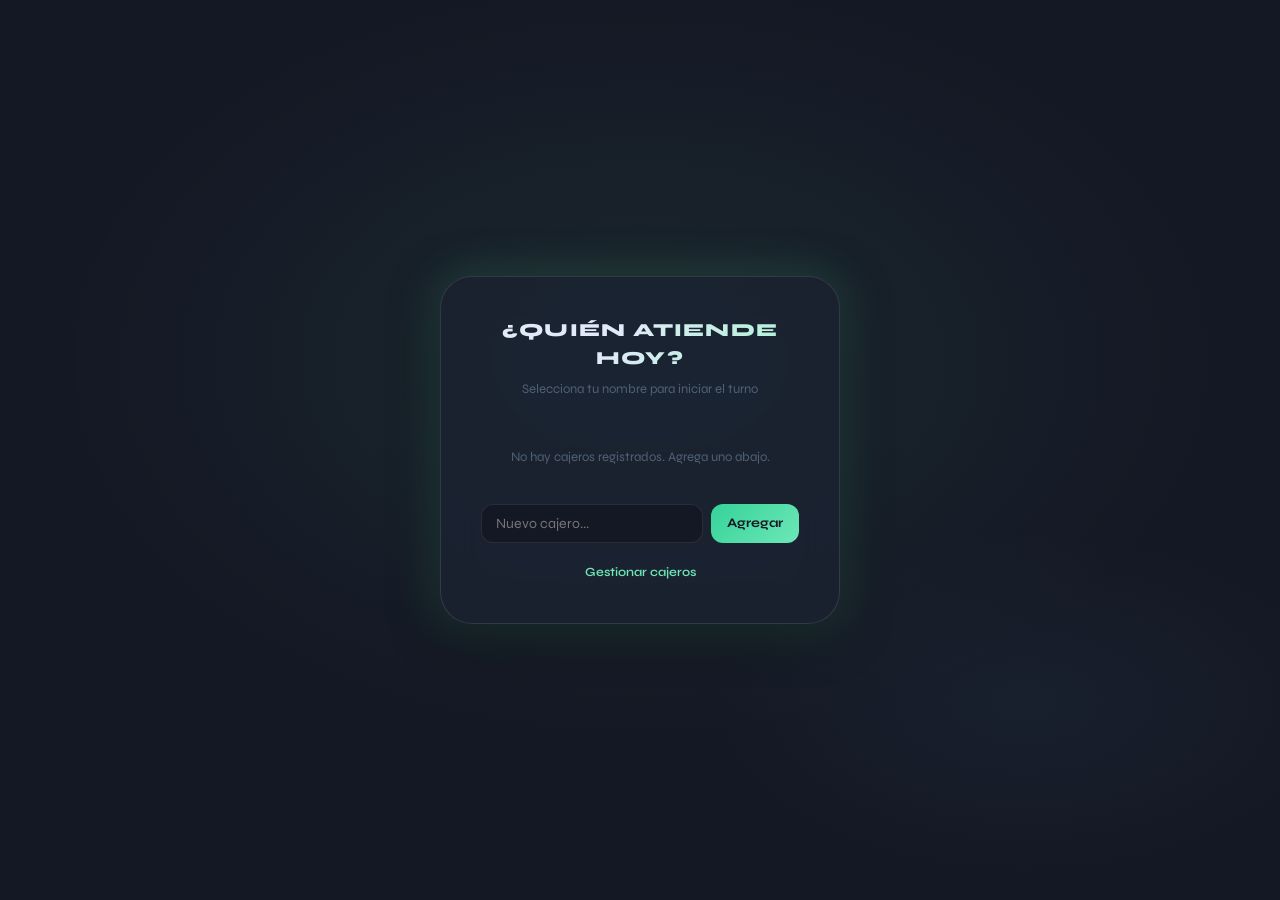
<file: index.html>
<!DOCTYPE html>
<html lang="es">
<head>
  <meta charset="UTF-8" />
  <meta name="viewport" content="width=device-width, initial-scale=1.0" />
  <meta name="description" content="Punto de Venta — Minimercado Control-Total" />
  <meta name="theme-color" content="#0a0a0f" />

  <title>POS — Minimercado</title>

  <!-- =====================================================
    Iconografía y PWA
  ====================================================== -->
  <link rel="icon" type="image/png" sizes="32x32" href="/assets/icons/favicon-32x32.png" />
  <link rel="apple-touch-icon" sizes="180x180" href="/assets/icons/apple-touch-icon.png" />
  <link rel="manifest" href="/manifest.json" />

  <!-- =====================================================
    Tipografías: DM Mono (números/códigos) + Syne (UI)
  ====================================================== -->
  <link rel="preconnect" href="https://fonts.googleapis.com" />
  <link rel="preconnect" href="https://fonts.gstatic.com" crossorigin />
  <link href="https://fonts.googleapis.com/css2?family=DM+Mono:wght@400;500&family=Syne:wght@400;600;700;800&display=swap" rel="stylesheet" />

  <!-- =====================================================
    Estilos
  ====================================================== -->
  <link rel="stylesheet" href="/assets/css/main.css" />
  <link rel="stylesheet" href="/assets/css/pos.css" />
</head>

<body class="pagina-pos">

  <!-- =====================================================
    BARRA DE NAVEGACIÓN SUPERIOR
  ====================================================== -->
  <header class="nav-superior" role="banner">
    <div class="nav-marca">
      <span class="nav-logo">⌘</span>
      <span class="nav-nombre">Minimercado</span>
    </div>

    <nav class="nav-links" role="navigation" aria-label="Navegación principal">
      <a href="/" class="nav-link nav-link--activo" aria-current="page">
        <span class="nav-link-icono">⎙</span> POS
      </a>
      <a href="/inventario.html" class="nav-link">
        <span class="nav-link-icono">☷</span> Inventario
      </a>
      <a href="/dashboard.html" class="nav-link">
        <span class="nav-link-icono">⌬</span> Dashboard
      </a>
    </nav>

    <div class="nav-sesion">
      <!-- Cajero activo — llenado por cajero.js -->
      <div class="cajero-badge" id="cajero-badge">
        <span class="cajero-badge-icono"></span>
        <span id="cajero-badge-nombre">Cargando...</span>
      </div>
      <button class="btn-cerrar-sesion" id="btn-cerrar-sesion" title="Cambiar cajero">↩</button>
    </div>
  </header>

  <!-- =====================================================
    CONTENIDO PRINCIPAL DEL POS
  ====================================================== -->
  <main class="pos-layout" role="main">

    <!-- ─────────────────────────────────────────────────
      COLUMNA IZQUIERDA: Búsqueda + Carrito
    ──────────────────────────────────────────────────── -->
    <section class="pos-columna-izq" aria-label="Carrito de venta">

      <!-- Buscador / Entrada de código -->
      <div class="pos-buscador-wrapper">
        <div class="pos-buscador-grupo">
          <label for="pos-busqueda" class="pos-buscador-label">
            BUSCAR PRODUCTO
          </label>
          <div class="pos-buscador-controles">
            <div class="pos-input-wrapper">
              <span class="pos-input-icono">⌕</span>
              <input
                type="text"
                id="pos-busqueda"
                class="pos-input-busqueda"
                placeholder="Nombre o código de barras..."
                autocomplete="off"
                autocorrect="off"
                spellcheck="false"
                aria-label="Buscar producto por nombre o código"
              />
            </div>
            <button
              id="pos-btn-camara"
              class="btn-camara"
              title="Escanear con cámara (Chrome/Edge)"
              aria-label="Abrir cámara para escanear código de barras"
            >
              ◎
            </button>
          </div>
        </div>

        <!-- Indicador de modo escáner USB -->
        <div class="pos-modo-escaner" id="pos-modo-escaner" aria-live="polite">
          <span class="escaner-dot"></span>
          <span class="escaner-texto">Listo para escáner USB</span>
        </div>
      </div>

      <!-- Carrito de venta -->
      <div class="pos-carrito-header">
        <h2 class="pos-carrito-titulo">VENTA ACTUAL</h2>
        <button
          id="pos-btn-limpiar"
          class="btn-limpiar-carrito"
          title="Vaciar carrito"
          aria-label="Vaciar carrito"
        >
          ✕ Limpiar
        </button>
      </div>

      <div
        id="pos-carrito"
        class="pos-carrito"
        role="list"
        aria-label="Productos en el carrito"
        aria-live="polite"
      >
        <!-- Llenado dinámicamente por pos.js -->
        <div class="carrito-vacio">
          <p>Escanea o busca un producto para comenzar</p>
        </div>
      </div>

    </section>

    <!-- ─────────────────────────────────────────────────
      COLUMNA DERECHA: Resumen + Cobro
    ──────────────────────────────────────────────────── -->
    <aside class="pos-columna-der" aria-label="Resumen y cobro">

      <!-- Panel de totales -->
      <div class="pos-panel-total">
        <div class="pos-total-label">TOTAL A COBRAR</div>
        <div
          id="pos-total"
          class="pos-total-valor"
          aria-live="polite"
          aria-label="Total a cobrar"
        >
          Bs. 0.00
        </div>

        <div class="pos-items-count">
          <span id="pos-items-count">0 productos</span>
        </div>
      </div>

      <!-- Botón principal de cobro -->
      <button
        id="pos-btn-cobrar"
        class="btn-cobrar"
        disabled
        aria-label="Proceder al cobro"
      >
        <span class="btn-cobrar-icono">◈</span>
        COBRAR
      </button>

      <!-- Acceso rápido a fiados del día -->
      <div class="pos-panel-fiados">
        <div class="pos-panel-fiados-header">
          <span>FIADOS PENDIENTES</span>
          <a href="/dashboard.html#fiados" class="link-ver-todos">Ver todos →</a>
        </div>
        <div id="pos-fiados-lista" class="pos-fiados-lista">
          <!-- Llenado por pos.js al iniciar -->
        </div>
      </div>

      <!-- Atajos de teclado -->
      <div class="pos-atajos" aria-label="Atajos de teclado">
        <div class="atajo-item">
          <kbd>F1</kbd> <span>Nuevo producto</span>
        </div>
        <div class="atajo-item">
          <kbd>F2</kbd> <span>Abrir cámara</span>
        </div>
        <div class="atajo-item">
          <kbd>Enter</kbd> <span>Cobrar</span>
        </div>
        <div class="atajo-item">
          <kbd>Esc</kbd> <span>Limpiar</span>
        </div>
      </div>

    </aside>

  </main>

  <!-- =====================================================
    SERVICE WORKER — Registro PWA
  ====================================================== -->
  <script>
    if ("serviceWorker" in navigator) {
      navigator.serviceWorker
        .register("/sw.js")
        .then(() => console.log("✅ Service Worker registrado."))
        .catch((err) => console.error("❌ Error SW:", err));
    }
  </script>

  <!-- =====================================================
    MÓDULOS JS
  ====================================================== -->
  <script type="module">
    import { inicializarDB } from "/assets/js/db.js";
    import { iniciarGestionCajero, getCajeroActivo, cerrarSesionCajero } from "/assets/js/cajero.js";
    import { iniciarPOS } from "/assets/js/pos.js";

    // --- Inicialización en cascada ---
    async function arrancar() {
      await inicializarDB();
      await iniciarGestionCajero();

      // --- Muestra el nombre del cajero activo en el badge ---
      const cajero = getCajeroActivo();
      if (cajero) {
        document.getElementById("cajero-badge-nombre").textContent = cajero.nombre;
      }

      iniciarPOS();

      // --- Cierre de sesión del cajero ---
      document.getElementById("btn-cerrar-sesion").addEventListener("click", () => {
        const confirmado = confirm("¿Cambiar de cajero? La sesión actual se cerrará.");
        if (confirmado) {
          cerrarSesionCajero();
          location.reload();
        }
      });

      // --- Atajos de teclado globales ---
      document.addEventListener("keydown", (e) => {
        if (e.key === "F1") {
          e.preventDefault();
          window.location.href = "/inventario.html?nuevo=1";
        }
        if (e.key === "F2") {
          e.preventDefault();
          document.getElementById("pos-btn-camara")?.click();
        }
        if (e.key === "Escape") {
          document.getElementById("pos-btn-limpiar")?.click();
        }
        // Enter solo si el foco NO está en el input de búsqueda
        if (e.key === "Enter" && document.activeElement?.id !== "pos-busqueda") {
          const btnCobrar = document.getElementById("pos-btn-cobrar");
          if (btnCobrar && !btnCobrar.disabled) btnCobrar.click();
        }
      });
    }

    arrancar().catch(console.error);
  </script>

</body>
</html>
</file>
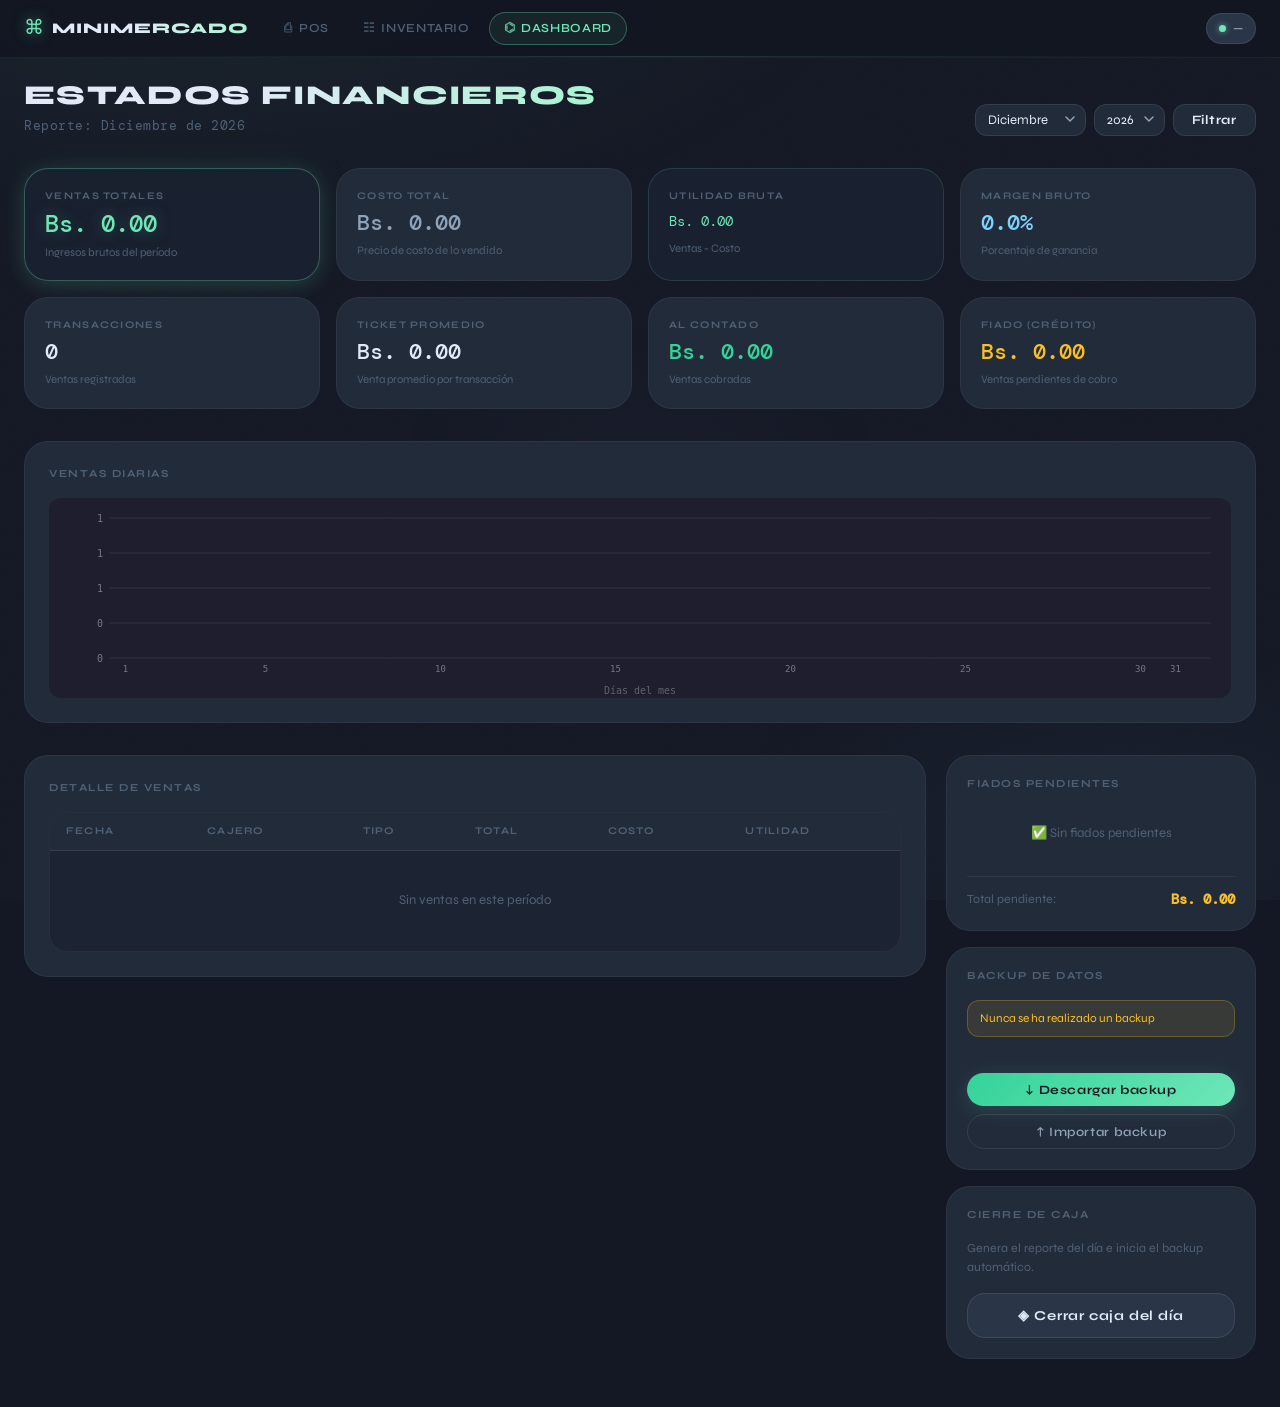
<file: dashboard.html>
<!DOCTYPE html>
<html lang="es">
<head>
  <meta charset="UTF-8" />
  <meta name="viewport" content="width=device-width, initial-scale=1.0" />
  <meta name="description" content="Dashboard financiero — Minimercado Control-Total" />
  <meta name="theme-color" content="#0a0a0f" />

  <title>Dashboard — Minimercado</title>

  <link rel="icon" type="image/png" sizes="32x32" href="/assets/icons/favicon-32x32.png" />
  <link rel="apple-touch-icon" sizes="180x180" href="/assets/icons/apple-touch-icon.png" />
  <link rel="manifest" href="/manifest.json" />

  <link rel="preconnect" href="https://fonts.googleapis.com" />
  <link rel="preconnect" href="https://fonts.gstatic.com" crossorigin />
  <link href="https://fonts.googleapis.com/css2?family=DM+Mono:wght@400;500&family=Syne:wght@400;600;700;800&display=swap" rel="stylesheet" />

  <link rel="stylesheet" href="/assets/css/main.css" />
  <link rel="stylesheet" href="/assets/css/dashboard.css" />
</head>

<body class="pagina-dashboard">

  <!-- =====================================================
    BARRA DE NAVEGACIÓN SUPERIOR
  ====================================================== -->
  <header class="nav-superior" role="banner">
    <div class="nav-marca">
      <span class="nav-logo">⌘</span>
      <span class="nav-nombre">Minimercado</span>
    </div>

    <nav class="nav-links" role="navigation" aria-label="Navegación principal">
      <a href="/" class="nav-link">
        <span class="nav-link-icono">⎙</span> POS
      </a>
      <a href="/inventario.html" class="nav-link">
        <span class="nav-link-icono">☷</span> Inventario
      </a>
      <a href="/dashboard.html" class="nav-link nav-link--activo" aria-current="page">
        <span class="nav-link-icono">⌬</span> Dashboard
      </a>
    </nav>

    <div class="nav-sesion">
      <div class="cajero-badge" id="cajero-badge">
        <span class="cajero-badge-icono"></span>
        <span id="cajero-badge-nombre">—</span>
      </div>
    </div>
  </header>

  <!-- =====================================================
    CONTENIDO PRINCIPAL DEL DASHBOARD
  ====================================================== -->
  <main class="dashboard-layout" role="main">

    <!-- ─────────────────────────────────────────────────
      ENCABEZADO DEL PERÍODO
    ──────────────────────────────────────────────────── -->
    <div class="dashboard-encabezado">
      <div class="dashboard-titulo-bloque">
        <h1 class="dashboard-titulo">ESTADOS FINANCIEROS</h1>
        <p id="eeff-titulo-periodo" class="dashboard-periodo">Cargando...</p>
      </div>

      <!-- Filtro de período -->
      <div class="dashboard-filtro" role="search" aria-label="Filtrar por período">
        <select id="eeff-filtro-mes" class="filtro-select" aria-label="Mes">
          <option value="01">Enero</option>
          <option value="02">Febrero</option>
          <option value="03">Marzo</option>
          <option value="04">Abril</option>
          <option value="05">Mayo</option>
          <option value="06">Junio</option>
          <option value="07">Julio</option>
          <option value="08">Agosto</option>
          <option value="09">Septiembre</option>
          <option value="10">Octubre</option>
          <option value="11">Noviembre</option>
          <option value="12">Diciembre</option>
        </select>
        <select id="eeff-filtro-anio" class="filtro-select" aria-label="Año">
          <!-- Llenado por eeff.js -->
        </select>
        <button id="eeff-btn-filtrar" class="btn-filtrar">Filtrar</button>
      </div>
    </div>

    <!-- ─────────────────────────────────────────────────
      TARJETAS DE RESUMEN FINANCIERO
    ──────────────────────────────────────────────────── -->
    <section class="tarjetas-grid" aria-label="Resumen financiero">

      <article class="tarjeta tarjeta--primaria" aria-label="Total de ventas">
        <div class="tarjeta-etiqueta">VENTAS TOTALES</div>
        <div id="eeff-total-ventas" class="tarjeta-valor" aria-live="polite">—</div>
        <div class="tarjeta-sub">Ingresos brutos del período</div>
      </article>

      <article class="tarjeta tarjeta--costo" aria-label="Costo total">
        <div class="tarjeta-etiqueta">COSTO TOTAL</div>
        <div id="eeff-total-costo" class="tarjeta-valor" aria-live="polite">—</div>
        <div class="tarjeta-sub">Precio de costo de lo vendido</div>
      </article>

      <article class="tarjeta tarjeta--utilidad" aria-label="Utilidad bruta">
        <div class="tarjeta-etiqueta">UTILIDAD BRUTA</div>
        <div id="eeff-utilidad-bruta" class="tarjeta-valor" aria-live="polite">—</div>
        <div class="tarjeta-sub">Ventas − Costo</div>
      </article>

      <article class="tarjeta tarjeta--margen" aria-label="Margen bruto">
        <div class="tarjeta-etiqueta">MARGEN BRUTO</div>
        <div id="eeff-margen-bruto" class="tarjeta-valor" aria-live="polite">—</div>
        <div class="tarjeta-sub">Porcentaje de ganancia</div>
      </article>

      <article class="tarjeta" aria-label="Número de transacciones">
        <div class="tarjeta-etiqueta">TRANSACCIONES</div>
        <div id="eeff-transacciones" class="tarjeta-valor" aria-live="polite">—</div>
        <div class="tarjeta-sub">Ventas registradas</div>
      </article>

      <article class="tarjeta" aria-label="Ticket promedio">
        <div class="tarjeta-etiqueta">TICKET PROMEDIO</div>
        <div id="eeff-ticket-promedio" class="tarjeta-valor" aria-live="polite">—</div>
        <div class="tarjeta-sub">Venta promedio por transacción</div>
      </article>

      <article class="tarjeta tarjeta--contado" aria-label="Total al contado">
        <div class="tarjeta-etiqueta">AL CONTADO</div>
        <div id="eeff-total-contado" class="tarjeta-valor" aria-live="polite">—</div>
        <div class="tarjeta-sub">Ventas cobradas</div>
      </article>

      <article class="tarjeta tarjeta--fiado" aria-label="Total fiado">
        <div class="tarjeta-etiqueta">FIADO (CRÉDITO)</div>
        <div id="eeff-total-fiado" class="tarjeta-valor" aria-live="polite">—</div>
        <div class="tarjeta-sub">Ventas pendientes de cobro</div>
      </article>

    </section>

    <!-- ─────────────────────────────────────────────────
      GRÁFICO DE VENTAS DIARIAS
    ──────────────────────────────────────────────────── -->
    <section class="dashboard-grafico-seccion" aria-label="Gráfico de ventas diarias">
      <h2 class="seccion-titulo">VENTAS DIARIAS</h2>
      <div class="grafico-wrapper">
        <canvas
          id="eeff-grafico-ventas"
          class="grafico-canvas"
          width="900"
          height="200"
          aria-label="Gráfico de barras de ventas por día del mes"
          role="img"
        ></canvas>
      </div>
    </section>

    <!-- ─────────────────────────────────────────────────
      FILA INFERIOR: Tabla de ventas + Fiados + Backup
    ──────────────────────────────────────────────────── -->
    <div class="dashboard-fila-inferior">

      <!-- Tabla detallada de ventas -->
      <section class="dashboard-tabla-seccion" aria-label="Detalle de ventas">
        <h2 class="seccion-titulo">DETALLE DE VENTAS</h2>
        <div class="tabla-wrapper">
          <table class="tabla-ventas" role="table">
            <thead>
              <tr>
                <th scope="col">Fecha</th>
                <th scope="col">Cajero</th>
                <th scope="col">Tipo</th>
                <th scope="col">Total</th>
                <th scope="col">Costo</th>
                <th scope="col">Utilidad</th>
              </tr>
            </thead>
            <tbody id="eeff-tabla-ventas-body" aria-live="polite">
              <tr>
                <td colspan="6" class="tabla-vacia">Cargando datos...</td>
              </tr>
            </tbody>
          </table>
        </div>
      </section>

      <!-- Panel lateral derecho -->
      <aside class="dashboard-lateral">

        <!-- Fiados pendientes -->
        <section id="fiados" class="panel-fiados" aria-label="Fiados pendientes">
          <h2 class="seccion-titulo">FIADOS PENDIENTES</h2>
          <div id="dashboard-fiados-lista" class="fiados-lista" aria-live="polite">
            <!-- Llenado por eeff.js -->
          </div>
          <div class="fiados-total-fila">
            <span>Total pendiente:</span>
            <strong id="fiados-total-pendiente" aria-live="polite">Bs. 0.00</strong>
          </div>
        </section>

        <!-- Panel de backup -->
        <section class="panel-backup" aria-label="Gestión de backups">
          <h2 class="seccion-titulo">BACKUP DE DATOS</h2>
          <div id="backup-ultimo" class="backup-info">Verificando...</div>
          <div id="backup-estado" class="backup-estado" aria-live="polite"></div>

          <div class="backup-acciones">
            <button id="btn-backup-manual" class="btn-backup-manual">
              ↓ Descargar backup
            </button>
            <button id="btn-importar-backup" class="btn-importar">
              ↑ Importar backup
            </button>
          </div>
        </section>

        <!-- Cierre de caja -->
        <section class="panel-cierre" aria-label="Cierre de caja">
          <h2 class="seccion-titulo">CIERRE DE CAJA</h2>
          <p class="cierre-descripcion">
            Genera el reporte del día e inicia el backup automático.
          </p>
          <button id="btn-cierre-caja" class="btn-cierre-caja">
            ◈ Cerrar caja del día
          </button>
        </section>

      </aside>
    </div>

  </main>

  <!-- =====================================================
    SERVICE WORKER
  ====================================================== -->
  <script>
    if ("serviceWorker" in navigator) {
      navigator.serviceWorker.register("/sw.js").catch(console.error);
    }
  </script>

  <!-- =====================================================
    MÓDULOS JS
  ====================================================== -->
  <script type="module">
    import { inicializarDB, obtenerTodos, obtenerPorId } from "/assets/js/db.js";
    import { getCajeroActivo } from "/assets/js/cajero.js";
    import { iniciarEEFF, calcularTotalFiadosPendientes, generarReporteCierre } from "/assets/js/eeff.js";
    import { iniciarBackup } from "/assets/js/backup.js";

    async function arrancar() {
      await inicializarDB();

      // --- Badge del cajero activo ---
      const cajero = getCajeroActivo();
      const badgeNombre = document.getElementById("cajero-badge-nombre");
      if (badgeNombre) badgeNombre.textContent = cajero?.nombre ?? "—";

      // --- Inicializa módulos del dashboard ---
      await iniciarEEFF();
      iniciarBackup();

      // --- Carga fiados pendientes ---
      await _cargarFiados();

      // --- Botón cierre de caja ---
      document.getElementById("btn-cierre-caja")?.addEventListener("click", async () => {
        const confirmado = confirm(
          "¿Confirmar cierre de caja del día?\n\n" +
          "Se generará el reporte de cierre y se iniciará el backup automático."
        );
        if (!confirmado) return;

        await generarReporteCierre();

        const btn = document.getElementById("btn-cierre-caja");
        if (btn) {
          btn.textContent = "✅ Caja cerrada";
          btn.disabled = true;
        }
      });
    }

    // --- Carga la lista de clientes con saldo pendiente ---
    async function _cargarFiados() {
      const lista = document.getElementById("dashboard-fiados-lista");
      const totalEl = document.getElementById("fiados-total-pendiente");
      if (!lista) return;

      const clientes = await obtenerTodos("clientes");
      const conDeuda = clientes.filter((c) => (c.saldo_pendiente || 0) > 0);

      if (!conDeuda.length) {
        lista.innerHTML = `<p class="fiados-vacio">✅ Sin fiados pendientes</p>`;
        if (totalEl) totalEl.textContent = "Bs. 0.00";
        return;
      }

      lista.innerHTML = conDeuda
        .sort((a, b) => b.saldo_pendiente - a.saldo_pendiente)
        .map(
          (c) => `
          <div class="fiado-item">
            <div class="fiado-info">
              <span class="fiado-nombre">${c.nombre}</span>
              <span class="fiado-tel">${c.telefono || "Sin tel."}</span>
            </div>
            <div class="fiado-saldo">Bs. ${c.saldo_pendiente.toFixed(2)}</div>
            <button class="btn-abonar" data-id="${c.id}" data-saldo="${c.saldo_pendiente}">
              Abonar
            </button>
          </div>`
        )
        .join("");

      // --- Enlaza botones de abono ---
      lista.querySelectorAll(".btn-abonar").forEach((btn) => {
        btn.addEventListener("click", () => _abrirModalAbono(Number(btn.dataset.id), parseFloat(btn.dataset.saldo)));
      });

      // --- Total pendiente ---
      const total = await calcularTotalFiadosPendientes();
      if (totalEl) totalEl.textContent = `Bs. ${total.toFixed(2)}`;
    }

    // --- Modal de abono a fiado ---
    async function _abrirModalAbono(clienteId, saldoActual) {
      const { obtenerPorId, agregar, actualizar } = await import("/assets/js/db.js");
      const cliente = await obtenerPorId("clientes", clienteId);
      if (!cliente) return;

      const modal = document.createElement("div");
      modal.className = "modal-overlay";
      modal.innerHTML = `
        <div class="modal-caja">
          <h3>Registrar abono</h3>
          <p>Cliente: <strong>${cliente.nombre}</strong></p>
          <p>Saldo actual: <strong>Bs. ${saldoActual.toFixed(2)}</strong></p>
          <label>Monto del abono (Bs.)</label>
          <input type="number" id="input-abono" min="0.50" max="${saldoActual}" step="0.50" placeholder="0.00" />
          <div class="modal-acciones">
            <button id="btn-confirmar-abono" class="btn-primario">Confirmar abono</button>
            <button id="btn-cancelar-abono" class="btn-secundario">Cancelar</button>
          </div>
        </div>
      `;
      document.body.appendChild(modal);

      document.getElementById("btn-cancelar-abono").addEventListener("click", () => modal.remove());

      document.getElementById("btn-confirmar-abono").addEventListener("click", async () => {
        const monto = parseFloat(document.getElementById("input-abono").value);
        if (!monto || monto <= 0 || monto > saldoActual) {
          alert("Ingresa un monto válido.");
          return;
        }

        // --- Registra el abono ---
        await agregar("creditos", {
          cliente_id: clienteId,
          monto,
          fecha: new Date().toISOString(),
          tipo: "abono",
          venta_id: null,
        });

        // --- Actualiza el saldo del cliente ---
        cliente.saldo_pendiente = Math.max(0, saldoActual - monto);
        await actualizar("clientes", cliente);

        modal.remove();
        await _cargarFiados(); // Refresca la lista sin recargar la página
      });
    }

    arrancar().catch(console.error);
  </script>

</body>
</html>
</file>
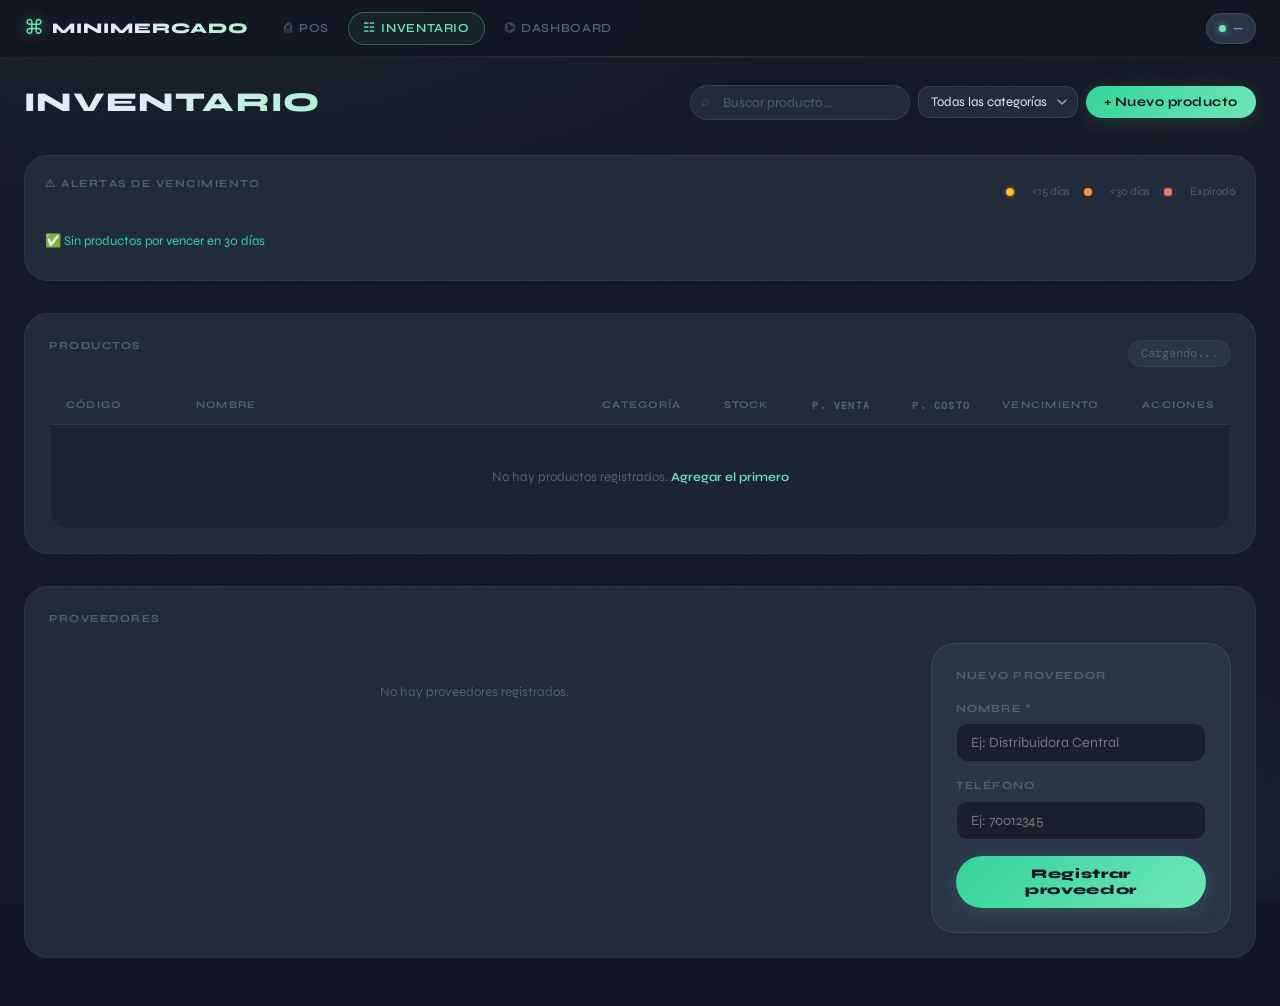
<file: inventario.html>
<!DOCTYPE html>
<html lang="es">
<head>
  <meta charset="UTF-8" />
  <meta name="viewport" content="width=device-width, initial-scale=1.0" />
  <meta name="description" content="Inventario y productos — Minimercado Control-Total" />
  <meta name="theme-color" content="#0a0a0f" />

  <title>Inventario — Minimercado</title>

  <link rel="icon" type="image/png" sizes="32x32" href="/assets/icons/favicon-32x32.png" />
  <link rel="apple-touch-icon" sizes="180x180" href="/assets/icons/apple-touch-icon.png" />
  <link rel="manifest" href="/manifest.json" />

  <link rel="preconnect" href="https://fonts.googleapis.com" />
  <link rel="preconnect" href="https://fonts.gstatic.com" crossorigin />
  <link href="https://fonts.googleapis.com/css2?family=DM+Mono:wght@400;500&family=Syne:wght@400;600;700;800&display=swap" rel="stylesheet" />

  <link rel="stylesheet" href="/assets/css/main.css" />
  <link rel="stylesheet" href="/assets/css/inventario.css" />
</head>

<body class="pagina-inventario">

  <!-- =====================================================
    BARRA DE NAVEGACIÓN SUPERIOR
  ====================================================== -->
  <header class="nav-superior" role="banner">
    <div class="nav-marca">
      <span class="nav-logo">⌘</span>
      <span class="nav-nombre">Minimercado</span>
    </div>

    <nav class="nav-links" role="navigation" aria-label="Navegación principal">
      <a href="/" class="nav-link">
        <span class="nav-link-icono">⎙</span> POS
      </a>
      <a href="/inventario.html" class="nav-link nav-link--activo" aria-current="page">
        <span class="nav-link-icono">☷</span> Inventario
      </a>
      <a href="/dashboard.html" class="nav-link">
        <span class="nav-link-icono">⌬</span> Dashboard
      </a>
    </nav>

    <div class="nav-sesion">
      <div class="cajero-badge" id="cajero-badge">
        <span class="cajero-badge-icono"></span>
        <span id="cajero-badge-nombre">—</span>
      </div>
    </div>
  </header>

  <!-- =====================================================
    CONTENIDO PRINCIPAL DEL INVENTARIO
  ====================================================== -->
  <main class="inventario-layout" role="main">

    <!-- ─────────────────────────────────────────────────
      ENCABEZADO + CONTROLES
    ──────────────────────────────────────────────────── -->
    <div class="inventario-encabezado">
      <h1 class="inventario-titulo">INVENTARIO</h1>

      <div class="inventario-controles">
        <!-- Buscador de productos -->
        <div class="inv-buscador-wrapper">
          <span class="inv-buscador-icono">⌕</span>
          <input
            type="text"
            id="inventario-busqueda"
            class="inv-input-busqueda"
            placeholder="Buscar producto..."
            autocomplete="off"
            aria-label="Buscar en el inventario"
          />
        </div>

        <!-- Filtro por categoría -->
        <select id="inventario-filtro-categoria" class="filtro-select" aria-label="Filtrar por categoría">
          <option value="">Todas las categorías</option>
          <!-- Llenado dinámicamente por inventario.js -->
        </select>

        <!-- Botón nuevo producto -->
        <button id="btn-nuevo-producto" class="btn-nuevo-producto" aria-label="Agregar nuevo producto">
          + Nuevo producto
        </button>
      </div>
    </div>

    <!-- ─────────────────────────────────────────────────
      ALERTAS DE VENCIMIENTO
    ──────────────────────────────────────────────────── -->
    <section class="alertas-seccion" aria-label="Alertas de vencimiento">
      <div class="alertas-header">
        <h2 class="seccion-titulo">⚠ ALERTAS DE VENCIMIENTO</h2>
        <span class="alertas-leyenda">
          <span class="leyenda-dot leyenda-dot--critico"></span> &lt;15 días
          <span class="leyenda-dot leyenda-dot--advertencia"></span> &lt;30 días
          <span class="leyenda-dot leyenda-dot--expirado"></span> Expirado
        </span>
      </div>
      <div
        id="inventario-alertas"
        class="alertas-contenedor"
        aria-live="polite"
        aria-label="Lista de productos por vencer"
      >
        <!-- Llenado por inventario.js -->
        <p class="alertas-cargando">Verificando vencimientos...</p>
      </div>
    </section>

    <!-- ─────────────────────────────────────────────────
      TABLA DE PRODUCTOS
    ──────────────────────────────────────────────────── -->
    <section class="tabla-seccion" aria-label="Lista de productos">
      <div class="tabla-header">
        <h2 class="seccion-titulo">PRODUCTOS</h2>
        <span id="tabla-contador" class="tabla-contador" aria-live="polite">
          Cargando...
        </span>
      </div>

      <div class="tabla-wrapper">
        <table class="tabla-productos" role="table">
          <thead>
            <tr>
              <th scope="col" class="col-codigo">Código</th>
              <th scope="col" class="col-nombre">Nombre</th>
              <th scope="col" class="col-categoria">Categoría</th>
              <th scope="col" class="col-stock">Stock</th>
              <th scope="col" class="col-precio">P. Venta</th>
              <th scope="col" class="col-costo">P. Costo</th>
              <th scope="col" class="col-vence">Vencimiento</th>
              <th scope="col" class="col-acciones">Acciones</th>
            </tr>
          </thead>
          <tbody
            id="inventario-tabla-body"
            aria-live="polite"
            aria-label="Productos del inventario"
          >
            <tr>
              <td colspan="8" class="tabla-vacia">Cargando inventario...</td>
            </tr>
          </tbody>
        </table>
      </div>
    </section>

    <!-- ─────────────────────────────────────────────────
      SECCIÓN DE PROVEEDORES
    ──────────────────────────────────────────────────── -->
    <section class="proveedores-seccion" aria-label="Gestión de proveedores">
      <h2 class="seccion-titulo">PROVEEDORES</h2>

      <div class="proveedores-layout">

        <!-- Lista de proveedores -->
        <div
          id="proveedores-lista"
          class="proveedores-lista"
          aria-live="polite"
          aria-label="Lista de proveedores"
        >
          <!-- Llenado por inventario.js -->
          <p class="tabla-vacia">Cargando proveedores...</p>
        </div>

        <!-- Formulario para nuevo proveedor -->
        <div class="proveedor-nuevo-panel">
          <h3 class="panel-subtitulo">Nuevo proveedor</h3>
          <form id="form-nuevo-proveedor" novalidate>
            <div class="form-fila">
              <label for="prov-nombre">Nombre *</label>
              <input
                type="text"
                id="prov-nombre"
                name="nombre"
                placeholder="Ej: Distribuidora Central"
                required
                maxlength="80"
              />
            </div>
            <div class="form-fila">
              <label for="prov-telefono">Teléfono</label>
              <input
                type="tel"
                id="prov-telefono"
                name="telefono"
                placeholder="Ej: 70012345"
                maxlength="20"
              />
            </div>
            <button type="submit" class="btn-primario">Registrar proveedor</button>
          </form>
        </div>

      </div>
    </section>

  </main>

  <!-- =====================================================
    SERVICE WORKER
  ====================================================== -->
  <script>
    if ("serviceWorker" in navigator) {
      navigator.serviceWorker.register("/sw.js").catch(console.error);
    }
  </script>

  <!-- =====================================================
    MÓDULOS JS
  ====================================================== -->
  <script type="module">
    import { inicializarDB, obtenerTodos } from "/assets/js/db.js";
    import { getCajeroActivo } from "/assets/js/cajero.js";
    import { iniciarInventario, iniciarProveedores } from "/assets/js/inventario.js";

    async function arrancar() {
      await inicializarDB();

      // --- Badge del cajero activo ---
      const cajero = getCajeroActivo();
      const badgeNombre = document.getElementById("cajero-badge-nombre");
      if (badgeNombre) badgeNombre.textContent = cajero?.nombre ?? "—";

      // --- Inicializa módulos ---
      await iniciarInventario();
      await iniciarProveedores();

      // --- Carga categorías únicas en el filtro ---
      await _cargarCategorias();
    }

    // --- Rellena el selector de categorías con los valores únicos de la DB ---
    async function _cargarCategorias() {
      const productos = await obtenerTodos("productos");
      const categorias = [...new Set(productos.map((p) => p.categoria).filter(Boolean))].sort();

      const select = document.getElementById("inventario-filtro-categoria");
      if (!select) return;

      categorias.forEach((cat) => {
        const opt = document.createElement("option");
        opt.value = cat;
        opt.textContent = cat;
        select.appendChild(opt);
      });

      // --- Filtra la tabla al cambiar categoría ---
      select.addEventListener("change", async () => {
        const { buscarProductosPorNombre, obtenerTodos } = await import("/assets/js/db.js");
        const { iniciarInventario } = await import("/assets/js/inventario.js");

        const categoria = select.value;
        const tbody = document.getElementById("inventario-tabla-body");
        if (!tbody) return;

        const todos = await obtenerTodos("productos");
        const filtrados = categoria ? todos.filter((p) => p.categoria === categoria) : todos;

        // --- Actualiza el contador ---
        const contador = document.getElementById("tabla-contador");
        if (contador) contador.textContent = `${filtrados.length} producto(s)`;

        // --- Re-renderiza la tabla con los filtrados ---
        // Se usa el módulo directamente para no duplicar lógica
        const evento = new CustomEvent("filtrar-categoria", { detail: { productos: filtrados } });
        document.dispatchEvent(evento);
      });
    }

    arrancar().catch(console.error);
  </script>

</body>
</html>
</file>
<file: assets/css/main.css>
/* ============================================================
   main.css — Sistema de Diseño Global
   Minimercado Control-Total | JVSoftware
   Estilo: Ghibli-Tech · Glassmorphism cálido · Verde menta
   ============================================================ */

:root {
  /* --- Fondos: pizarra azulado cálido, no negro puro --- */
  --fondo-base:       #141824;
  --fondo-medio:      #1c2333;
  --fondo-superficie: #222b3a;
  --fondo-elevado:    #2a3548;
  --fondo-hover:      #303d54;

  /* --- Bordes sutiles --- */
  --borde-sutil:  rgba(255,255,255,0.05);
  --borde-normal: rgba(255,255,255,0.09);
  --borde-fuerte: rgba(255,255,255,0.16);
  --borde-acento: rgba(110,231,183,0.32);

  /* --- Verde menta (acento principal Ghibli-Tech) --- */
  --menta:          #6ee7b7;
  --menta-dim:      #34d399;
  --menta-suave:    #a7f3d0;
  --menta-oscuro:   #059669;
  --menta-bg:       rgba(110,231,183,0.07);
  --menta-bg-hover: rgba(110,231,183,0.13);
  --menta-glow:     0 0 22px rgba(110,231,183,0.22);
  --menta-glow-lg:  0 0 44px rgba(110,231,183,0.28);

  /* --- Acentos secundarios --- */
  --ambar:     #fbbf24;
  --ambar-bg:  rgba(251,191,36,0.10);
  --coral:     #f87171;
  --coral-bg:  rgba(248,113,113,0.10);
  --cielo:     #7dd3fc;
  --lavanda:   #c4b5fd;

  /* --- Texto --- */
  --texto-1:  #e2eaf8;
  --texto-2:  #8fa3bb;
  --texto-3:  #4f6175;
  --texto-4:  #344355;
  --texto-inv:#141824;

  /* --- Glassmorphism (solo en elementos clave) --- */
  --glass-bg:     rgba(28,35,51,0.78);
  --glass-borde:  rgba(255,255,255,0.11);
  --glass-blur:   blur(18px);
  --glass-nav-bg: rgba(18,22,34,0.88);

  /* --- Tipografías --- */
  --fuente-ui:   'Syne', sans-serif;
  --fuente-mono: 'DM Mono', monospace;

  /* --- Espaciado --- */
  --sp-1: 4px;  --sp-2: 8px;   --sp-3: 12px;
  --sp-4: 16px; --sp-5: 20px;  --sp-6: 24px;
  --sp-8: 32px; --sp-10: 40px; --sp-12: 48px;

  /* --- Radios orgánicos (más redondeados que antes) --- */
  --r-sm:  6px;
  --r-md:  12px;
  --r-lg:  18px;
  --r-xl:  24px;
  --r-2xl: 32px;
  --r-pill: 999px;

  /* --- Sombras tintadas cálidas --- */
  --sombra-sm:    0 2px 8px rgba(0,0,0,0.28);
  --sombra-md:    0 4px 24px rgba(0,0,0,0.42);
  --sombra-lg:    0 8px 48px rgba(0,0,0,0.55);
  --sombra-menta: 0 4px 20px rgba(110,231,183,0.16);

  /* --- Transiciones --- */
  --t-fast:   110ms ease;
  --t-normal: 210ms ease;
  --t-slow:   360ms cubic-bezier(0.34,1.56,0.64,1);

  --alto-nav: 58px;
}

/* ============================================================
   RESET Y BASE
   ============================================================ */
*, *::before, *::after { box-sizing: border-box; margin: 0; padding: 0; }

html {
  font-size: 16px;
  scroll-behavior: smooth;
  -webkit-font-smoothing: antialiased;
  -moz-osx-font-smoothing: grayscale;
}

body {
  font-family: var(--fuente-ui);
  background-color: var(--fondo-base);
  color: var(--texto-1);
  min-height: 100vh;
  line-height: 1.5;
  overflow-x: hidden;
}

/* --- Gradiente radial ambiental tipo Ghibli --- */
body::before {
  content: '';
  position: fixed; inset: 0;
  background:
    radial-gradient(ellipse 90% 55% at 15% -5%,  rgba(110,231,183,0.055) 0%, transparent 60%),
    radial-gradient(ellipse 60% 40% at 88% 92%,  rgba(125,211,252,0.040) 0%, transparent 55%),
    radial-gradient(ellipse 40% 30% at 50% 50%,  rgba(196,181,253,0.020) 0%, transparent 50%);
  pointer-events: none;
  z-index: 0;
}

/* --- Textura grain suave --- */
body::after {
  content: '';
  position: fixed; inset: 0;
  background-image: url("data:image/svg+xml,%3Csvg xmlns='http://www.w3.org/2000/svg' width='250' height='250'%3E%3Cfilter id='n'%3E%3CfeTurbulence type='fractalNoise' baseFrequency='0.8' numOctaves='4' stitchTiles='stitch'/%3E%3C/filter%3E%3Crect width='250' height='250' filter='url(%23n)' opacity='0.022'/%3E%3C/svg%3E");
  pointer-events: none;
  z-index: 0;
}

main, header, aside, section, div, article, nav { position: relative; z-index: 1; }

a { color: var(--menta); text-decoration: none; transition: opacity var(--t-fast); }
a:hover { opacity: 0.72; }
button { font-family: var(--fuente-ui); cursor: pointer; border: none; outline: none; }
input, select, textarea { font-family: var(--fuente-ui); outline: none; }

/* ============================================================
   NAVEGACIÓN SUPERIOR — Glassmorphism
   ============================================================ */
.nav-superior {
  position: fixed; top: 0; left: 0; right: 0;
  height: var(--alto-nav);
  background: var(--glass-nav-bg);
  backdrop-filter: var(--glass-blur);
  -webkit-backdrop-filter: var(--glass-blur);
  border-bottom: 1px solid var(--borde-sutil);
  display: flex;
  align-items: center;
  padding: 0 var(--sp-6);
  gap: var(--sp-5);
  z-index: 100;
}

/* Línea de brillo menta en la base */
.nav-superior::after {
  content: '';
  position: absolute; bottom: 0; left: 0; right: 0; height: 1px;
  background: linear-gradient(90deg, transparent 0%, var(--menta-bg) 30%, rgba(110,231,183,0.18) 50%, var(--menta-bg) 70%, transparent 100%);
}

.nav-marca { display: flex; align-items: center; gap: var(--sp-2); flex-shrink: 0; }

.nav-logo {
  font-size: 1.25rem; line-height: 1;
  color: var(--menta);
  filter: drop-shadow(0 0 7px rgba(110,231,183,0.50));
}

.nav-nombre {
  font-weight: 800; font-size: 0.92rem;
  letter-spacing: 0.07em; text-transform: uppercase;
  background: linear-gradient(130deg, var(--texto-1) 40%, var(--menta-suave) 100%);
  -webkit-background-clip: text; -webkit-text-fill-color: transparent; background-clip: text;
}

.nav-links { display: flex; align-items: center; gap: var(--sp-1); flex: 1; }

.nav-link {
  display: flex; align-items: center; gap: 6px;
  padding: 6px 14px; border-radius: var(--r-pill);
  font-size: 0.77rem; font-weight: 600;
  letter-spacing: 0.05em; text-transform: uppercase;
  color: var(--texto-3);
  transition: color var(--t-fast), background var(--t-fast);
  border: 1px solid transparent;
}
.nav-link:hover { color: var(--texto-1); background: var(--fondo-elevado); opacity: 1; }
.nav-link--activo { color: var(--menta); background: var(--menta-bg); border-color: var(--borde-acento); }
.nav-link-icono { font-size: 0.8rem; opacity: 0.75; }

.nav-sesion { display: flex; align-items: center; gap: var(--sp-2); margin-left: auto; flex-shrink: 0; }

.cajero-badge {
  display: flex; align-items: center; gap: 7px;
  background: var(--fondo-elevado);
  border: 1px solid var(--borde-normal);
  border-radius: var(--r-pill);
  padding: 5px 12px;
  font-size: 0.77rem; font-weight: 600; color: var(--texto-2);
}

.cajero-badge-icono {
  width: 7px; height: 7px; border-radius: 50%;
  background: var(--menta); flex-shrink: 0;
  box-shadow: 0 0 6px rgba(110,231,183,0.65);
  animation: pulso-badge 2.8s ease-in-out infinite;
}
@keyframes pulso-badge {
  0%,100% { opacity: 1; box-shadow: 0 0 6px rgba(110,231,183,0.65); }
  50%     { opacity: 0.45; box-shadow: none; }
}

.btn-cerrar-sesion {
  background: transparent; color: var(--texto-3); font-size: 0.9rem;
  padding: 5px 9px; border-radius: var(--r-md);
  border: 1px solid var(--borde-sutil);
  transition: color var(--t-fast), border-color var(--t-fast);
}
.btn-cerrar-sesion:hover { color: var(--coral); border-color: var(--coral); }

/* ============================================================
   MAIN
   ============================================================ */
main {
  padding-top: calc(var(--alto-nav) + var(--sp-6));
  padding-left: var(--sp-6); padding-right: var(--sp-6);
  padding-bottom: var(--sp-12); min-height: 100vh;
}

.seccion-titulo {
  font-size: 0.67rem; font-weight: 700;
  letter-spacing: 0.14em; text-transform: uppercase;
  color: var(--texto-3); margin-bottom: var(--sp-4);
}

/* ============================================================
   BOTONES
   ============================================================ */
.btn-primario {
  background: linear-gradient(135deg, var(--menta-dim) 0%, var(--menta) 100%);
  color: var(--texto-inv);
  font-weight: 800; font-size: 0.83rem; letter-spacing: 0.05em;
  padding: 10px 24px; border-radius: var(--r-pill);
  border: none; box-shadow: var(--sombra-menta);
  transition: opacity var(--t-fast), transform var(--t-fast), box-shadow var(--t-fast);
}
.btn-primario:hover { opacity: 0.87; transform: translateY(-1px); box-shadow: var(--menta-glow); }
.btn-primario:active { transform: translateY(0); }
.btn-primario:disabled { opacity: 0.22; cursor: not-allowed; transform: none; box-shadow: none; }

.btn-secundario {
  background: transparent; color: var(--texto-2);
  font-weight: 600; font-size: 0.83rem;
  padding: 10px 24px; border-radius: var(--r-pill);
  border: 1px solid var(--borde-normal);
  transition: color var(--t-fast), border-color var(--t-fast), background var(--t-fast);
}
.btn-secundario:hover { color: var(--texto-1); border-color: var(--borde-fuerte); background: var(--fondo-hover); }

.btn-link {
  background: none; border: none; color: var(--menta);
  font-size: 0.78rem; font-weight: 600; padding: 4px 0;
  cursor: pointer; transition: opacity var(--t-fast);
}
.btn-link:hover { opacity: 0.68; }

/* ============================================================
   FORMULARIOS
   ============================================================ */
.form-fila { display: flex; flex-direction: column; gap: 6px; margin-bottom: var(--sp-4); }
.form-fila.doble { display: grid; grid-template-columns: 1fr 1fr; gap: var(--sp-4); }

.form-fila label {
  font-size: 0.69rem; font-weight: 700;
  letter-spacing: 0.10em; text-transform: uppercase; color: var(--texto-3);
}

.form-fila input,
.form-fila select,
.form-fila textarea {
  background: rgba(20,24,36,0.7);
  border: 1px solid var(--borde-normal);
  border-radius: var(--r-md);
  color: var(--texto-1); font-size: 0.88rem;
  padding: 10px 14px;
  transition: border-color var(--t-fast), box-shadow var(--t-fast); width: 100%;
}
.form-fila input:focus, .form-fila select:focus {
  border-color: var(--menta-dim);
  box-shadow: 0 0 0 3px rgba(110,231,183,0.11);
}
.form-fila select {
  appearance: none; -webkit-appearance: none;
  background-image: url("data:image/svg+xml,%3Csvg xmlns='http://www.w3.org/2000/svg' width='12' height='8'%3E%3Cpath d='M1 1l5 5 5-5' stroke='%238fa3bb' stroke-width='1.5' fill='none' stroke-linecap='round'/%3E%3C/svg%3E");
  background-repeat: no-repeat; background-position: right 12px center; padding-right: 34px;
}

/* ============================================================
   MODALES — Glassmorphism
   ============================================================ */
.modal-overlay {
  position: fixed; inset: 0;
  background: rgba(8,12,20,0.72);
  backdrop-filter: blur(7px); -webkit-backdrop-filter: blur(7px);
  display: flex; align-items: center; justify-content: center;
  z-index: 500; animation: aparecer var(--t-normal) ease;
}
@keyframes aparecer { from { opacity: 0; } to { opacity: 1; } }

.modal-caja {
  background: var(--glass-bg);
  backdrop-filter: var(--glass-blur); -webkit-backdrop-filter: var(--glass-blur);
  border: 1px solid var(--glass-borde);
  border-radius: var(--r-xl);
  padding: var(--sp-8); width: 100%; max-width: 480px;
  max-height: 90vh; overflow-y: auto;
  box-shadow: var(--sombra-lg), 0 0 60px rgba(110,231,183,0.05);
  animation: subir var(--t-normal) ease;
}
@keyframes subir {
  from { transform: translateY(22px); opacity: 0; }
  to   { transform: translateY(0);    opacity: 1; }
}
.modal-caja h3 {
  font-size: 0.98rem; font-weight: 800;
  letter-spacing: 0.07em; text-transform: uppercase;
  color: var(--texto-1); margin-bottom: var(--sp-6);
}
.modal-caja p { font-size: 0.87rem; color: var(--texto-2); margin-bottom: var(--sp-2); line-height: 1.6; }
.modal-acciones { display: flex; gap: var(--sp-2); margin-top: var(--sp-6); flex-wrap: wrap; }

/* ============================================================
   MODAL CAJERO
   ============================================================ */
.modal-cajero-overlay {
  position: fixed; inset: 0;
  background: var(--fondo-base);
  display: flex; align-items: center; justify-content: center;
  z-index: 1000; animation: aparecer var(--t-normal) ease;
}
.modal-cajero-overlay::before {
  content: ''; position: absolute; inset: 0;
  background:
    radial-gradient(ellipse 70% 65% at 50% 40%, rgba(110,231,183,0.075) 0%, transparent 65%),
    radial-gradient(ellipse 45% 35% at 80% 78%, rgba(125,211,252,0.045) 0%, transparent 55%);
}

.modal-cajero-caja {
  position: relative;
  background: var(--glass-bg);
  backdrop-filter: var(--glass-blur); -webkit-backdrop-filter: var(--glass-blur);
  border: 1px solid var(--glass-borde);
  border-radius: var(--r-2xl);
  padding: var(--sp-10); width: 100%; max-width: 400px;
  box-shadow: var(--sombra-lg), var(--menta-glow-lg);
  animation: subir var(--t-normal) ease;
}

.modal-cajero-header { text-align: center; margin-bottom: var(--sp-8); }
.modal-cajero-header h2 {
  font-size: 1.15rem; font-weight: 800; letter-spacing: 0.06em; text-transform: uppercase;
  background: linear-gradient(130deg, var(--texto-1) 40%, var(--menta-suave) 100%);
  -webkit-background-clip: text; -webkit-text-fill-color: transparent; background-clip: text;
  margin-bottom: 8px;
}
.modal-cajero-header p { font-size: 0.82rem; color: var(--texto-3); }

.cajero-lista { display: flex; flex-direction: column; gap: var(--sp-2); margin-bottom: var(--sp-5); }

.cajero-opcion {
  display: flex; align-items: center; gap: var(--sp-4);
  background: var(--fondo-elevado);
  border: 1px solid var(--borde-normal);
  border-radius: var(--r-lg);
  padding: var(--sp-4); cursor: pointer; width: 100%; text-align: left;
  transition: border-color var(--t-fast), background var(--t-fast), transform var(--t-fast);
}
.cajero-opcion:hover {
  border-color: var(--borde-acento);
  background: var(--menta-bg-hover);
  transform: translateX(4px);
}

.cajero-inicial {
  width: 38px; height: 38px;
  background: linear-gradient(135deg, var(--menta-dim), var(--menta));
  color: var(--texto-inv); border-radius: var(--r-md);
  display: flex; align-items: center; justify-content: center;
  font-weight: 800; font-size: 1rem; flex-shrink: 0;
  box-shadow: var(--sombra-menta);
}

.cajero-nombre { font-weight: 600; font-size: 0.92rem; color: var(--texto-1); }
.cajero-vacio { font-size: 0.82rem; color: var(--texto-3); text-align: center; padding: var(--sp-4); }

.cajero-nuevo { display: flex; gap: var(--sp-2); }
.cajero-nuevo input {
  flex: 1; background: var(--fondo-base);
  border: 1px solid var(--borde-normal); border-radius: var(--r-md);
  color: var(--texto-1); font-size: 0.88rem; padding: 10px 14px;
  transition: border-color var(--t-fast);
}
.cajero-nuevo input:focus { border-color: var(--menta-dim); }
.cajero-nuevo button {
  background: linear-gradient(135deg, var(--menta-dim), var(--menta));
  color: var(--texto-inv); font-weight: 700; font-size: 0.82rem;
  padding: 10px 16px; border-radius: var(--r-md); transition: opacity var(--t-fast);
}
.cajero-nuevo button:hover { opacity: 0.83; }

.cajero-gestionar { text-align: center; margin-top: var(--sp-4); }

.cajero-gestion-fila {
  display: flex; align-items: center; justify-content: space-between;
  padding: 8px 12px; background: var(--fondo-base); border-radius: var(--r-md);
  margin-bottom: 6px; font-size: 0.85rem; color: var(--texto-1);
}
.btn-eliminar-cajero {
  background: transparent; color: var(--coral); font-size: 0.72rem;
  padding: 4px 8px; border: 1px solid rgba(248,113,113,0.28); border-radius: var(--r-sm);
  transition: background var(--t-fast);
}
.btn-eliminar-cajero:hover { background: var(--coral-bg); }

/* ============================================================
   MODAL CÁMARA — con línea de escaneo animada
   ============================================================ */
.modal-camara-overlay {
  position: fixed; inset: 0;
  background: rgba(0,0,0,0.90);
  display: flex; align-items: center; justify-content: center;
  z-index: 600; animation: aparecer var(--t-normal) ease;
}

.modal-camara-caja {
  background: var(--glass-bg);
  backdrop-filter: var(--glass-blur); -webkit-backdrop-filter: var(--glass-blur);
  border: 1px solid var(--glass-borde);
  border-radius: var(--r-xl); padding: var(--sp-6);
  width: 100%; max-width: 480px;
  box-shadow: var(--sombra-lg); animation: subir var(--t-normal) ease;
}

.modal-camara-header {
  display: flex; align-items: center; justify-content: space-between;
  margin-bottom: var(--sp-4);
}
.modal-camara-header h3 {
  font-size: 0.8rem; font-weight: 700;
  letter-spacing: 0.10em; text-transform: uppercase; color: var(--texto-2);
}
.btn-cerrar-camara {
  background: var(--fondo-elevado); color: var(--texto-2); font-size: 0.9rem;
  padding: 5px 10px; border: 1px solid var(--borde-sutil); border-radius: var(--r-md);
  transition: color var(--t-fast), border-color var(--t-fast);
}
.btn-cerrar-camara:hover { color: var(--coral); border-color: var(--coral); }

.modal-camara-visor {
  position: relative; border-radius: var(--r-lg);
  overflow: hidden; background: #000;
  aspect-ratio: 4/3;
  box-shadow: inset 0 0 40px rgba(0,0,0,0.6), 0 0 30px rgba(110,231,183,0.10);
}
#camara-video { width: 100%; height: 100%; object-fit: cover; display: block; }

/* Marco de escaneo */
.camara-mira {
  position: absolute; inset: 0;
  display: flex; align-items: center; justify-content: center;
  pointer-events: none;
}
.camara-mira::before {
  content: '';
  width: 62%; height: 38%;
  border: 2px solid var(--menta);
  border-radius: var(--r-md);
  box-shadow: 0 0 0 2000px rgba(0,0,0,0.36), 0 0 18px rgba(110,231,183,0.45), inset 0 0 14px rgba(110,231,183,0.08);
  animation: marco-pulso 2.2s ease-in-out infinite;
}
/* Línea de escaneo verde neón animada */
.camara-mira::after {
  content: '';
  position: absolute;
  left: 19%; right: 19%; height: 2px;
  background: linear-gradient(90deg, transparent, var(--menta-dim), var(--menta-suave), var(--menta-dim), transparent);
  box-shadow: 0 0 10px rgba(110,231,183,0.9), 0 0 20px rgba(110,231,183,0.5);
  animation: linea-scan 1.7s ease-in-out infinite;
}

@keyframes marco-pulso {
  0%,100% { border-color: var(--menta); box-shadow: 0 0 0 2000px rgba(0,0,0,0.36), 0 0 18px rgba(110,231,183,0.45), inset 0 0 14px rgba(110,231,183,0.08); }
  50%     { border-color: var(--menta-suave); box-shadow: 0 0 0 2000px rgba(0,0,0,0.36), 0 0 30px rgba(110,231,183,0.65), inset 0 0 20px rgba(110,231,183,0.14); }
}
@keyframes linea-scan {
  0%   { top: 31%; opacity: 0; }
  8%   { opacity: 1; }
  92%  { opacity: 1; }
  100% { top: 69%; opacity: 0; }
}

.camara-instruccion {
  text-align: center; font-size: 0.76rem; color: var(--texto-3);
  margin-top: var(--sp-4); letter-spacing: 0.03em;
}

/* ============================================================
   TOASTS
   ============================================================ */
.pos-toast, .cajero-toast {
  position: fixed; bottom: var(--sp-6); right: var(--sp-6);
  background: var(--glass-bg);
  backdrop-filter: var(--glass-blur); -webkit-backdrop-filter: var(--glass-blur);
  border: 1px solid var(--glass-borde);
  border-radius: var(--r-lg); padding: 12px 20px;
  font-size: 0.85rem; font-weight: 600; color: var(--texto-1);
  box-shadow: var(--sombra-md); z-index: 900;
  animation: toast-in 220ms ease;
  transition: opacity 340ms ease, transform 340ms ease;
}
@keyframes toast-in {
  from { transform: translateY(16px) scale(0.95); opacity: 0; }
  to   { transform: translateY(0) scale(1);       opacity: 1; }
}
.pos-toast--salir, .cajero-toast--salir { opacity: 0; transform: translateY(8px) scale(0.97); }
.pos-toast--exito      { border-color: rgba(110,231,183,0.38); color: var(--menta); }
.pos-toast--advertencia{ border-color: rgba(251,191,36,0.38);  color: var(--ambar); }
.pos-toast--error      { border-color: rgba(248,113,113,0.38); color: var(--coral); }

/* ============================================================
   TABLAS
   ============================================================ */
.tabla-wrapper {
  overflow-x: auto;
  border: 1px solid var(--borde-sutil);
  border-radius: var(--r-lg);
  background: var(--fondo-medio);
}
table { width: 100%; border-collapse: collapse; font-size: 0.83rem; }
thead tr { background: var(--fondo-superficie); border-bottom: 1px solid var(--borde-normal); }
thead th {
  padding: 11px 16px; text-align: left;
  font-size: 0.64rem; font-weight: 700;
  letter-spacing: 0.12em; text-transform: uppercase;
  color: var(--texto-3); white-space: nowrap;
}
tbody tr { border-bottom: 1px solid var(--borde-sutil); transition: background var(--t-fast); }
tbody tr:last-child { border-bottom: none; }
tbody tr:hover { background: var(--fondo-elevado); }
tbody td { padding: 11px 16px; color: var(--texto-1); font-size: 0.83rem; vertical-align: middle; }
.tabla-vacia { text-align: center; color: var(--texto-3); padding: var(--sp-10) !important; font-size: 0.83rem; }

/* ============================================================
   ESTADOS
   ============================================================ */
.stock-agotado { color: var(--coral); font-weight: 700; }
.stock-bajo    { color: var(--ambar); font-weight: 700; }
.venc-expirado    { color: var(--coral); }
.venc-critico     { color: var(--ambar); }
.venc-advertencia { color: #fb923c; }
.valor-positivo { color: var(--menta); font-family: var(--fuente-mono); font-size: 0.85rem; }
.valor-negativo { color: var(--coral); font-family: var(--fuente-mono); font-size: 0.85rem; }

.tag-tipo {
  display: inline-block; padding: 3px 10px; border-radius: var(--r-pill);
  font-size: 0.67rem; font-weight: 700; letter-spacing: 0.06em; text-transform: uppercase;
}
.tag-contado { background: rgba(52,211,153,0.11); color: var(--menta-dim); border: 1px solid rgba(52,211,153,0.24); }
.tag-fiado   { background: rgba(251,191,36,0.11); color: var(--ambar); border: 1px solid rgba(251,191,36,0.24); }

.filtro-select {
  background: var(--fondo-superficie); border: 1px solid var(--borde-normal);
  border-radius: var(--r-md); color: var(--texto-1);
  font-family: var(--fuente-ui); font-size: 0.82rem;
  padding: 7px 30px 7px 12px;
  appearance: none; -webkit-appearance: none;
  background-image: url("data:image/svg+xml,%3Csvg xmlns='http://www.w3.org/2000/svg' width='10' height='7'%3E%3Cpath d='M1 1l4 4 4-4' stroke='%238fa3bb' stroke-width='1.5' fill='none' stroke-linecap='round'/%3E%3C/svg%3E");
  background-repeat: no-repeat; background-position: right 10px center;
  cursor: pointer; transition: border-color var(--t-fast);
}
.filtro-select:focus { border-color: var(--menta-dim); }

/* ============================================================
   SCROLLBARS
   ============================================================ */
::-webkit-scrollbar { width: 5px; height: 5px; }
::-webkit-scrollbar-track { background: transparent; }
::-webkit-scrollbar-thumb { background: var(--fondo-elevado); border-radius: 99px; }
::-webkit-scrollbar-thumb:hover { background: var(--texto-4); }

/* ============================================================
   RESPONSIVE
   ============================================================ */
@media (max-width: 768px) {
  main { padding-left: var(--sp-4); padding-right: var(--sp-4); }
  .nav-superior { padding: 0 var(--sp-4); gap: var(--sp-2); }
  .nav-nombre { display: none; }
  .modal-caja { margin: var(--sp-4); padding: var(--sp-6); }
  .form-fila.doble { grid-template-columns: 1fr; }
}
</file>
<file: assets/css/pos.css>
/* ============================================================
   pos.css — Punto de Venta
   Minimercado Control-Total | JVSoftware
   Estilo: Ghibli-Tech · Glassmorphism cálido
   ============================================================ */

.pos-layout {
  display: grid;
  grid-template-columns: 1fr 330px;
  gap: var(--sp-5);
  max-width: 1200px;
  margin: 0 auto;
  align-items: start;
}

/* ============================================================
   COLUMNA IZQUIERDA
   ============================================================ */
.pos-columna-izq { display: flex; flex-direction: column; gap: var(--sp-4); }

/* --- Panel buscador --- */
.pos-buscador-wrapper {
  background: var(--fondo-superficie);
  border: 1px solid var(--borde-normal);
  border-radius: var(--r-xl);
  padding: var(--sp-5);
}

.pos-buscador-grupo { display: flex; flex-direction: column; gap: 8px; }

.pos-buscador-label {
  font-size: 0.66rem; font-weight: 700;
  letter-spacing: 0.13em; text-transform: uppercase; color: var(--texto-3);
}

.pos-buscador-controles { display: flex; gap: var(--sp-2); align-items: stretch; }

.pos-input-wrapper { position: relative; flex: 1; }

.pos-input-icono {
  position: absolute; left: 13px; top: 50%;
  transform: translateY(-50%);
  color: var(--texto-3); font-size: 1rem; pointer-events: none;
}

.pos-input-busqueda {
  width: 100%;
  background: var(--fondo-base);
  border: 1px solid var(--borde-normal);
  border-radius: var(--r-lg);
  color: var(--texto-1);
  font-family: var(--fuente-ui);
  font-size: 1rem; font-weight: 500;
  padding: 13px 14px 13px 40px;
  transition: border-color var(--t-fast), box-shadow var(--t-fast);
}
.pos-input-busqueda:focus {
  border-color: var(--menta-dim);
  box-shadow: 0 0 0 3px rgba(110,231,183,0.10);
}
.pos-input-busqueda::placeholder { color: var(--texto-3); font-size: 0.88rem; }

/* Botón cámara */
.btn-camara {
  background: var(--fondo-base);
  border: 1px solid var(--borde-normal);
  border-radius: var(--r-lg);
  color: var(--texto-2);
  font-size: 1.1rem;
  width: 48px; flex-shrink: 0;
  display: flex; align-items: center; justify-content: center;
  transition: color var(--t-fast), border-color var(--t-fast), background var(--t-fast);
}
.btn-camara:hover {
  color: var(--menta);
  border-color: var(--borde-acento);
  background: var(--menta-bg);
}

/* Indicador escáner USB */
.pos-modo-escaner {
  display: flex; align-items: center; gap: 7px;
  margin-top: 8px;
}
.escaner-dot {
  width: 7px; height: 7px; border-radius: 50%;
  background: var(--menta); flex-shrink: 0;
  box-shadow: 0 0 5px rgba(110,231,183,0.55);
  animation: pulso-badge 2.5s ease-in-out infinite;
}
.escaner-texto { font-size: 0.71rem; color: var(--texto-3); letter-spacing: 0.04em; }

/* Sugerencias flotantes */
.pos-sugerencias {
  position: absolute; top: calc(100% + 6px); left: 0; right: 0;
  background: var(--glass-bg);
  backdrop-filter: var(--glass-blur); -webkit-backdrop-filter: var(--glass-blur);
  border: 1px solid var(--glass-borde);
  border-radius: var(--r-lg);
  box-shadow: var(--sombra-md);
  list-style: none; z-index: 200; overflow: hidden;
  animation: suger-in 140ms ease;
}
@keyframes suger-in {
  from { opacity: 0; transform: translateY(-6px); }
  to   { opacity: 1; transform: translateY(0); }
}

.pos-sugerencia-item {
  display: grid;
  grid-template-columns: 1fr auto auto;
  align-items: center; gap: var(--sp-2);
  padding: 11px 16px; cursor: pointer;
  transition: background var(--t-fast);
  border-bottom: 1px solid var(--borde-sutil);
}
.pos-sugerencia-item:last-child { border-bottom: none; }
.pos-sugerencia-item:hover { background: var(--menta-bg); }

.sug-nombre { font-size: 0.88rem; font-weight: 600; color: var(--texto-1); white-space: nowrap; overflow: hidden; text-overflow: ellipsis; }
.sug-precio { font-family: var(--fuente-mono); font-size: 0.85rem; color: var(--menta); white-space: nowrap; }
.sug-stock  { font-size: 0.71rem; color: var(--texto-3); white-space: nowrap; }
.sug-stock.stock-agotado { color: var(--coral); }
.pos-sugerencia-vacia { padding: 14px 16px; font-size: 0.82rem; color: var(--texto-3); text-align: center; }

/* ============================================================
   CARRITO
   ============================================================ */
.pos-carrito-header {
  display: flex; align-items: center; justify-content: space-between;
  padding: 0 4px;
}
.pos-carrito-titulo { font-size: 0.66rem; font-weight: 700; letter-spacing: 0.13em; color: var(--texto-3); }
.btn-limpiar-carrito {
  background: transparent; border: none;
  color: var(--texto-3); font-size: 0.71rem;
  font-weight: 600; font-family: var(--fuente-ui); letter-spacing: 0.06em;
  cursor: pointer; transition: color var(--t-fast);
  padding: 4px 8px; border-radius: var(--r-md);
}
.btn-limpiar-carrito:hover { color: var(--coral); }

.pos-carrito {
  background: var(--fondo-superficie);
  border: 1px solid var(--borde-normal);
  border-radius: var(--r-xl);
  min-height: 280px;
  max-height: calc(100vh - 300px);
  overflow-y: auto;
}

.carrito-vacio {
  display: flex; align-items: center; justify-content: center;
  min-height: 200px; padding: var(--sp-10); text-align: center;
}
.carrito-vacio p { font-size: 0.83rem; color: var(--texto-3); line-height: 1.7; }

/* Items del carrito */
.carrito-item {
  display: grid;
  grid-template-columns: 1fr auto auto;
  align-items: center; gap: var(--sp-4);
  padding: 13px var(--sp-5);
  border-bottom: 1px solid var(--borde-sutil);
  transition: background var(--t-fast);
  animation: item-in 160ms ease;
}
@keyframes item-in {
  from { opacity: 0; transform: translateX(-10px); }
  to   { opacity: 1; transform: translateX(0); }
}
.carrito-item:last-child { border-bottom: none; }
.carrito-item:hover { background: var(--fondo-elevado); }

.carrito-item-info { display: flex; flex-direction: column; gap: 3px; overflow: hidden; }
.carrito-nombre { font-size: 0.88rem; font-weight: 600; color: var(--texto-1); white-space: nowrap; overflow: hidden; text-overflow: ellipsis; }
.carrito-precio-unit { font-family: var(--fuente-mono); font-size: 0.71rem; color: var(--texto-3); }

/* Controles de cantidad */
.carrito-item-controles { display: flex; align-items: center; gap: 4px; flex-shrink: 0; }

.btn-cantidad {
  background: var(--fondo-elevado);
  border: 1px solid var(--borde-normal);
  border-radius: var(--r-md);
  color: var(--texto-1); width: 27px; height: 27px;
  font-size: 0.92rem; display: flex; align-items: center; justify-content: center;
  transition: background var(--t-fast), color var(--t-fast), border-color var(--t-fast);
  flex-shrink: 0;
}
.btn-cantidad:hover {
  background: var(--menta);
  color: var(--texto-inv);
  border-color: var(--menta);
}

.carrito-cantidad-input {
  width: 40px; text-align: center;
  background: var(--fondo-base);
  border: 1px solid var(--borde-normal);
  border-radius: var(--r-md); color: var(--texto-1);
  font-family: var(--fuente-mono); font-size: 0.88rem;
  padding: 3px 4px; height: 27px;
}

.carrito-item-subtotal { display: flex; flex-direction: column; align-items: flex-end; gap: 4px; flex-shrink: 0; }
.carrito-item-subtotal span { font-family: var(--fuente-mono); font-size: 0.9rem; font-weight: 500; color: var(--menta); }
.btn-quitar-item {
  background: transparent; border: none;
  color: var(--texto-3); font-size: 0.75rem; cursor: pointer;
  padding: 2px; transition: color var(--t-fast); line-height: 1;
}
.btn-quitar-item:hover { color: var(--coral); }

/* ============================================================
   COLUMNA DERECHA — Panel de cobro (glassmorphism)
   ============================================================ */
.pos-columna-der {
  display: flex; flex-direction: column; gap: var(--sp-4);
  position: sticky;
  top: calc(var(--alto-nav) + var(--sp-5));
}

/* Panel total — glassmorphism */
.pos-panel-total {
  background: var(--glass-bg);
  backdrop-filter: var(--glass-blur); -webkit-backdrop-filter: var(--glass-blur);
  border: 1px solid var(--glass-borde);
  border-radius: var(--r-xl); padding: var(--sp-6);
  text-align: center;
  box-shadow: 0 4px 32px rgba(0,0,0,0.25), 0 0 40px rgba(110,231,183,0.05);
}

.pos-total-label {
  font-size: 0.64rem; font-weight: 700;
  letter-spacing: 0.14em; color: var(--texto-3); margin-bottom: 10px;
}

.pos-total-valor {
  font-family: var(--fuente-mono);
  font-size: 2.4rem; font-weight: 500;
  color: var(--menta); line-height: 1;
  text-shadow: 0 0 24px rgba(110,231,183,0.28);
  transition: all var(--t-normal);
  letter-spacing: -0.01em;
}

.pos-items-count { font-size: 0.71rem; color: var(--texto-3); margin-top: 8px; }

/* Botón cobrar */
.btn-cobrar {
  background: linear-gradient(135deg, var(--menta-dim) 0%, var(--menta) 55%, var(--menta-suave) 100%);
  color: var(--texto-inv);
  font-weight: 800; font-size: 1rem;
  letter-spacing: 0.1em; padding: 17px;
  border-radius: var(--r-xl); border: none; width: 100%;
  display: flex; align-items: center; justify-content: center; gap: var(--sp-2);
  transition: opacity var(--t-fast), transform var(--t-fast), box-shadow var(--t-fast);
  box-shadow: 0 4px 24px rgba(110,231,183,0.28), 0 1px 0 rgba(255,255,255,0.15) inset;
}
.btn-cobrar:hover:not(:disabled) {
  opacity: 0.9; transform: translateY(-2px);
  box-shadow: 0 8px 32px rgba(110,231,183,0.38), 0 1px 0 rgba(255,255,255,0.15) inset;
}
.btn-cobrar:active:not(:disabled) { transform: translateY(0); }
.btn-cobrar:disabled { opacity: 0.22; cursor: not-allowed; box-shadow: none; }
.btn-cobrar-icono { font-size: 1.1rem; }

/* Panel fiados rápidos */
.pos-panel-fiados {
  background: var(--fondo-superficie);
  border: 1px solid var(--borde-sutil);
  border-radius: var(--r-xl); padding: var(--sp-4);
}
.pos-panel-fiados-header {
  display: flex; justify-content: space-between; align-items: center;
  margin-bottom: var(--sp-2);
}
.pos-panel-fiados-header span { font-size: 0.63rem; font-weight: 700; letter-spacing: 0.12em; color: var(--texto-3); }
.pos-fiados-lista { display: flex; flex-direction: column; gap: 5px; max-height: 110px; overflow-y: auto; }

/* Atajos */
.pos-atajos { display: grid; grid-template-columns: 1fr 1fr; gap: 5px; padding: var(--sp-2); }
.atajo-item { display: flex; align-items: center; gap: 6px; font-size: 0.71rem; color: var(--texto-3); }
kbd {
  background: var(--fondo-elevado);
  border: 1px solid var(--borde-normal);
  border-radius: var(--r-sm); padding: 2px 6px;
  font-family: var(--fuente-mono); font-size: 0.67rem; color: var(--texto-2);
  white-space: nowrap;
}

/* ============================================================
   MODAL DE COBRO
   ============================================================ */
.modal-cobro { max-width: 380px; }

.cobro-total {
  display: flex; justify-content: space-between; align-items: center;
  background: var(--fondo-base);
  border: 1px solid var(--borde-normal);
  border-radius: var(--r-lg); padding: var(--sp-4); margin-bottom: var(--sp-5);
}
.cobro-total span { font-size: 0.77rem; font-weight: 700; letter-spacing: 0.08em; text-transform: uppercase; color: var(--texto-3); }
.cobro-total strong { font-family: var(--fuente-mono); font-size: 1.5rem; color: var(--menta); }

.cobro-tipo { display: flex; gap: var(--sp-4); margin-bottom: var(--sp-4); }
.cobro-tipo label { display: flex; align-items: center; gap: 8px; font-size: 0.85rem; font-weight: 600; color: var(--texto-2); cursor: pointer; transition: color var(--t-fast); }
.cobro-tipo label:hover { color: var(--texto-1); }
.cobro-tipo input[type="radio"] { accent-color: var(--menta); width: 14px; height: 14px; }

.cobro-fiado-panel, .cobro-contado-panel { margin-bottom: var(--sp-4); }

.cobro-fiado-panel select {
  width: 100%; background: var(--fondo-base);
  border: 1px solid var(--borde-normal); border-radius: var(--r-md);
  color: var(--texto-1); font-family: var(--fuente-ui); font-size: 0.88rem;
  padding: 10px 30px 10px 12px;
  appearance: none; margin-bottom: 8px;
}

.cobro-contado-panel label {
  display: block; font-size: 0.69rem; font-weight: 700;
  letter-spacing: 0.09em; text-transform: uppercase; color: var(--texto-3); margin-bottom: 6px;
}
.cobro-contado-panel input {
  width: 100%; background: var(--fondo-base);
  border: 1px solid var(--borde-normal); border-radius: var(--r-md);
  color: var(--texto-1); font-family: var(--fuente-mono);
  font-size: 1.15rem; padding: 11px 14px;
  transition: border-color var(--t-fast);
}
.cobro-contado-panel input:focus { border-color: var(--menta-dim); }

.cobro-cambio {
  margin-top: var(--sp-2); font-size: 0.85rem; color: var(--texto-2);
  background: var(--menta-bg); border: 1px solid var(--borde-acento);
  border-radius: var(--r-md); padding: 9px 14px;
}
.cobro-cambio strong { font-family: var(--fuente-mono); color: var(--menta); }

/* ============================================================
   RESPONSIVE
   ============================================================ */
@media (max-width: 900px) {
  .pos-layout { grid-template-columns: 1fr; }
  .pos-columna-der { position: static; order: -1; }
  .pos-panel-total { display: flex; align-items: center; justify-content: space-between; text-align: left; gap: var(--sp-4); }
  .pos-total-valor { font-size: 1.7rem; }
  .pos-carrito { max-height: 380px; }
}
</file>
<file: assets/css/dashboard.css>
/* ============================================================
   dashboard.css — Panel Financiero
   Minimercado Control-Total | JVSoftware
   ============================================================ */

.dashboard-layout {
  max-width: 1300px; margin: 0 auto;
  display: flex; flex-direction: column; gap: var(--sp-8);
}

/* ============================================================
   ENCABEZADO
   ============================================================ */
.dashboard-encabezado {
  display: flex; align-items: flex-end;
  justify-content: space-between;
  gap: var(--sp-6); flex-wrap: wrap;
}

.dashboard-titulo {
  font-size: 1.7rem; font-weight: 800; letter-spacing: 0.05em;
  background: linear-gradient(130deg, var(--texto-1) 40%, var(--menta-suave) 100%);
  -webkit-background-clip: text; -webkit-text-fill-color: transparent; background-clip: text;
  line-height: 1;
}

.dashboard-periodo {
  font-family: var(--fuente-mono); font-size: 0.81rem;
  color: var(--texto-3); margin-top: 7px; letter-spacing: 0.04em;
}

.dashboard-filtro { display: flex; align-items: center; gap: var(--sp-2); flex-wrap: wrap; }

.btn-filtrar {
  background: var(--fondo-superficie);
  border: 1px solid var(--borde-normal); border-radius: var(--r-md);
  color: var(--texto-1); font-family: var(--fuente-ui);
  font-weight: 700; font-size: 0.8rem; letter-spacing: 0.06em;
  padding: 7px 18px;
  transition: border-color var(--t-fast), color var(--t-fast), background var(--t-fast);
}
.btn-filtrar:hover {
  border-color: var(--borde-acento);
  color: var(--menta); background: var(--menta-bg);
}

/* ============================================================
   TARJETAS FINANCIERAS — Glassmorphism en las principales
   ============================================================ */
.tarjetas-grid {
  display: grid;
  grid-template-columns: repeat(4, 1fr);
  gap: var(--sp-4);
}

.tarjeta {
  background: var(--fondo-superficie);
  border: 1px solid var(--borde-sutil);
  border-radius: var(--r-xl); padding: var(--sp-5);
  display: flex; flex-direction: column; gap: 8px;
  transition: border-color var(--t-normal), transform var(--t-normal), box-shadow var(--t-normal);
  animation: tarjeta-in 400ms ease both;
}
.tarjeta:hover { border-color: var(--borde-normal); transform: translateY(-3px); box-shadow: var(--sombra-md); }

/* Stagger de entrada */
.tarjeta:nth-child(1) { animation-delay: 40ms;  }
.tarjeta:nth-child(2) { animation-delay: 90ms;  }
.tarjeta:nth-child(3) { animation-delay: 140ms; }
.tarjeta:nth-child(4) { animation-delay: 190ms; }
.tarjeta:nth-child(5) { animation-delay: 240ms; }
.tarjeta:nth-child(6) { animation-delay: 290ms; }
.tarjeta:nth-child(7) { animation-delay: 340ms; }
.tarjeta:nth-child(8) { animation-delay: 390ms; }

@keyframes tarjeta-in {
  from { opacity: 0; transform: translateY(14px); }
  to   { opacity: 1; transform: translateY(0); }
}

.tarjeta-etiqueta {
  font-size: 0.63rem; font-weight: 700;
  letter-spacing: 0.13em; text-transform: uppercase; color: var(--texto-3);
}

.tarjeta-valor {
  font-family: var(--fuente-mono); font-size: 1.38rem;
  font-weight: 500; color: var(--texto-1); line-height: 1;
  transition: color var(--t-normal);
}

.tarjeta-sub { font-size: 0.71rem; color: var(--texto-3); line-height: 1.45; }

/* --- Tarjeta principal — glassmorphism --- */
.tarjeta--primaria {
  background: var(--glass-bg);
  backdrop-filter: var(--glass-blur); -webkit-backdrop-filter: var(--glass-blur);
  border-color: var(--borde-acento);
  box-shadow: var(--sombra-menta), 0 0 50px rgba(110,231,183,0.05);
}
.tarjeta--primaria .tarjeta-valor {
  color: var(--menta);
  text-shadow: 0 0 18px rgba(110,231,183,0.25);
  font-size: 1.5rem;
}

/* --- Tarjeta utilidad --- */
.tarjeta--utilidad {
  background: var(--glass-bg);
  backdrop-filter: var(--glass-blur); -webkit-backdrop-filter: var(--glass-blur);
  border-color: rgba(110,231,183,0.15);
}
.tarjeta--utilidad .tarjeta-valor { color: var(--menta-dim); }

.tarjeta--costo .tarjeta-valor   { color: var(--texto-2); }
.tarjeta--margen .tarjeta-valor  { color: var(--cielo); }
.tarjeta--fiado .tarjeta-valor   { color: var(--ambar); }
.tarjeta--contado .tarjeta-valor { color: var(--menta-dim); }

/* ============================================================
   GRÁFICO DE BARRAS
   ============================================================ */
.dashboard-grafico-seccion {
  background: var(--fondo-superficie);
  border: 1px solid var(--borde-sutil);
  border-radius: var(--r-xl); padding: var(--sp-6);
}
.grafico-wrapper { overflow-x: auto; margin-top: var(--sp-2); }
.grafico-canvas { display: block; max-width: 100%; height: 200px; border-radius: var(--r-md); }

/* ============================================================
   FILA INFERIOR
   ============================================================ */
.dashboard-fila-inferior {
  display: grid;
  grid-template-columns: 1fr 310px;
  gap: var(--sp-5); align-items: start;
}

.dashboard-tabla-seccion {
  background: var(--fondo-superficie);
  border: 1px solid var(--borde-sutil);
  border-radius: var(--r-xl); padding: var(--sp-6);
}

.tabla-ventas .col-fecha  { min-width: 130px; }
.tabla-ventas .col-cajero { min-width: 100px; }
.tabla-ventas .col-tipo   { width: 90px; }
.tabla-ventas .col-total,
.tabla-ventas .col-costo,
.tabla-ventas .col-utilidad { text-align: right; min-width: 90px; font-family: var(--fuente-mono); }

/* Panel lateral */
.dashboard-lateral {
  display: flex; flex-direction: column; gap: var(--sp-4);
  position: sticky; top: calc(var(--alto-nav) + var(--sp-5));
}

/* ============================================================
   PANEL FIADOS
   ============================================================ */
.panel-fiados {
  background: var(--fondo-superficie);
  border: 1px solid var(--borde-sutil);
  border-radius: var(--r-xl); padding: var(--sp-5);
}

.fiados-lista {
  display: flex; flex-direction: column; gap: 6px;
  max-height: 260px; overflow-y: auto; margin-bottom: var(--sp-4);
}

.fiado-item {
  display: flex; align-items: center; gap: var(--sp-2);
  background: var(--fondo-elevado);
  border: 1px solid var(--borde-sutil);
  border-radius: var(--r-lg); padding: 9px 12px;
  transition: border-color var(--t-fast);
}
.fiado-item:hover { border-color: var(--borde-normal); }

.fiado-info { flex: 1; display: flex; flex-direction: column; gap: 2px; overflow: hidden; }
.fiado-nombre { font-size: 0.83rem; font-weight: 600; color: var(--texto-1); white-space: nowrap; overflow: hidden; text-overflow: ellipsis; }
.fiado-tel { font-size: 0.69rem; color: var(--texto-3); }
.fiado-saldo { font-family: var(--fuente-mono); font-size: 0.82rem; color: var(--ambar); flex-shrink: 0; }

.btn-abonar {
  background: var(--ambar-bg); border: 1px solid rgba(251,191,36,0.28);
  border-radius: var(--r-pill); color: var(--ambar);
  font-size: 0.68rem; font-weight: 700; font-family: var(--fuente-ui);
  padding: 4px 9px; letter-spacing: 0.04em;
  transition: background var(--t-fast); flex-shrink: 0;
}
.btn-abonar:hover { background: rgba(251,191,36,0.18); }

.fiados-vacio { font-size: 0.82rem; color: var(--texto-3); text-align: center; padding: var(--sp-4); }

.fiados-total-fila {
  display: flex; justify-content: space-between; align-items: center;
  padding-top: var(--sp-3); border-top: 1px solid var(--borde-sutil);
  font-size: 0.77rem; color: var(--texto-3);
}
.fiados-total-fila strong { font-family: var(--fuente-mono); color: var(--ambar); font-size: 0.9rem; }

/* ============================================================
   PANEL BACKUP
   ============================================================ */
.panel-backup {
  background: var(--fondo-superficie);
  border: 1px solid var(--borde-sutil);
  border-radius: var(--r-xl); padding: var(--sp-5);
}

.backup-info {
  font-size: 0.74rem; color: var(--texto-3); line-height: 1.55;
  margin-bottom: var(--sp-2); padding: 8px 12px;
  border-radius: var(--r-md); background: var(--fondo-elevado);
}
.backup-info--ok    { color: var(--menta-dim); background: var(--menta-bg); border: 1px solid var(--borde-acento); }
.backup-info--alerta{ color: var(--ambar); background: var(--ambar-bg); border: 1px solid rgba(251,191,36,0.25); }

.backup-estado { font-size: 0.77rem; min-height: 20px; margin-bottom: var(--sp-2); transition: opacity var(--t-normal); }
.backup-estado--exito { color: var(--menta); }
.backup-estado--error { color: var(--coral); }
.backup-estado--info  { color: var(--cielo); }

.backup-acciones { display: flex; flex-direction: column; gap: var(--sp-2); margin-top: var(--sp-2); }

.btn-backup-manual {
  background: linear-gradient(135deg, var(--menta-dim), var(--menta));
  color: var(--texto-inv); font-family: var(--fuente-ui);
  font-weight: 700; font-size: 0.79rem; letter-spacing: 0.05em;
  padding: 9px 16px; border-radius: var(--r-pill);
  transition: opacity var(--t-fast); box-shadow: var(--sombra-menta);
}
.btn-backup-manual:hover { opacity: 0.83; }

.btn-importar {
  background: transparent; border: 1px solid var(--borde-normal);
  border-radius: var(--r-pill); color: var(--texto-2);
  font-family: var(--fuente-ui); font-weight: 600; font-size: 0.79rem;
  letter-spacing: 0.05em; padding: 9px 16px;
  transition: color var(--t-fast), border-color var(--t-fast);
}
.btn-importar:hover { color: var(--texto-1); border-color: var(--borde-fuerte); }

/* ============================================================
   PANEL CIERRE DE CAJA
   ============================================================ */
.panel-cierre {
  background: var(--fondo-superficie);
  border: 1px solid var(--borde-sutil);
  border-radius: var(--r-xl); padding: var(--sp-5);
}
.cierre-descripcion { font-size: 0.77rem; color: var(--texto-3); line-height: 1.55; margin-bottom: var(--sp-4); }

.btn-cierre-caja {
  width: 100%; background: var(--fondo-elevado);
  border: 1px solid var(--borde-normal); border-radius: var(--r-lg);
  color: var(--texto-1); font-family: var(--fuente-ui);
  font-weight: 700; font-size: 0.85rem; letter-spacing: 0.06em;
  padding: 13px;
  transition: border-color var(--t-fast), color var(--t-fast), background var(--t-fast), box-shadow var(--t-fast);
}
.btn-cierre-caja:hover {
  border-color: var(--borde-acento); color: var(--menta);
  background: var(--menta-bg); box-shadow: var(--menta-glow);
}
.btn-cierre-caja:disabled { opacity: 0.35; cursor: not-allowed; }

/* Modal abono */
.modal-caja label {
  display: block; font-size: 0.69rem; font-weight: 700;
  letter-spacing: 0.09em; text-transform: uppercase;
  color: var(--texto-3); margin-bottom: 6px; margin-top: var(--sp-4);
}
.modal-caja input[type="number"] {
  width: 100%; background: var(--fondo-superficie);
  border: 1px solid var(--borde-normal); border-radius: var(--r-md);
  color: var(--texto-1); font-family: var(--fuente-mono);
  font-size: 1.1rem; padding: 10px 14px; transition: border-color var(--t-fast);
}
.modal-caja input[type="number"]:focus { border-color: var(--menta-dim); }

/* ============================================================
   RESPONSIVE
   ============================================================ */
@media (max-width: 1100px) { .tarjetas-grid { grid-template-columns: repeat(2, 1fr); } }
@media (max-width: 900px) {
  .dashboard-fila-inferior { grid-template-columns: 1fr; }
  .dashboard-lateral { position: static; }
}
@media (max-width: 600px) {
  .tarjetas-grid { grid-template-columns: 1fr 1fr; gap: var(--sp-3); }
  .tarjeta { padding: var(--sp-4); }
  .tarjeta-valor { font-size: 1.1rem; }
  .dashboard-encabezado { flex-direction: column; align-items: flex-start; }
}
</file>
<file: assets/css/inventario.css>
/* ============================================================
   inventario.css — Gestión de Inventario
   Minimercado Control-Total | JVSoftware
   ============================================================ */

.inventario-layout {
  max-width: 1300px; margin: 0 auto;
  display: flex; flex-direction: column; gap: var(--sp-8);
}

/* ============================================================
   ENCABEZADO
   ============================================================ */
.inventario-encabezado {
  display: flex; align-items: center;
  justify-content: space-between; gap: var(--sp-5); flex-wrap: wrap;
}

.inventario-titulo {
  font-size: 1.7rem; font-weight: 800; letter-spacing: 0.05em;
  background: linear-gradient(130deg, var(--texto-1) 40%, var(--menta-suave) 100%);
  -webkit-background-clip: text; -webkit-text-fill-color: transparent; background-clip: text;
}

.inventario-controles { display: flex; align-items: center; gap: var(--sp-2); flex-wrap: wrap; }

.inv-buscador-wrapper { position: relative; }
.inv-buscador-icono {
  position: absolute; left: 11px; top: 50%;
  transform: translateY(-50%); color: var(--texto-3);
  font-size: 0.9rem; pointer-events: none;
}
.inv-input-busqueda {
  background: var(--fondo-superficie); border: 1px solid var(--borde-normal);
  border-radius: var(--r-pill); color: var(--texto-1);
  font-family: var(--fuente-ui); font-size: 0.85rem;
  padding: 8px 14px 8px 32px; width: 220px;
  transition: border-color var(--t-fast), box-shadow var(--t-fast);
}
.inv-input-busqueda:focus {
  border-color: var(--menta-dim);
  box-shadow: 0 0 0 3px rgba(110,231,183,0.09);
  outline: none;
}
.inv-input-busqueda::placeholder { color: var(--texto-3); }

.btn-nuevo-producto {
  background: linear-gradient(135deg, var(--menta-dim), var(--menta));
  color: var(--texto-inv); font-family: var(--fuente-ui);
  font-weight: 700; font-size: 0.82rem; letter-spacing: 0.04em;
  padding: 8px 18px; border-radius: var(--r-pill); border: none;
  white-space: nowrap; box-shadow: var(--sombra-menta);
  transition: opacity var(--t-fast), transform var(--t-fast);
}
.btn-nuevo-producto:hover { opacity: 0.86; transform: translateY(-1px); }

/* ============================================================
   ALERTAS DE VENCIMIENTO
   ============================================================ */
.alertas-seccion {
  background: var(--fondo-superficie);
  border: 1px solid var(--borde-sutil);
  border-radius: var(--r-xl); padding: var(--sp-5);
}

.alertas-header {
  display: flex; align-items: center; justify-content: space-between;
  margin-bottom: var(--sp-4); flex-wrap: wrap; gap: var(--sp-2);
}

.alertas-leyenda {
  display: flex; align-items: center; gap: 14px;
  font-size: 0.71rem; color: var(--texto-3);
}

.leyenda-dot {
  display: inline-block; width: 8px; height: 8px;
  border-radius: 50%; margin-right: 4px;
}
.leyenda-dot--critico     { background: var(--ambar); box-shadow: 0 0 5px rgba(251,191,36,0.5); }
.leyenda-dot--advertencia { background: #fb923c; }
.leyenda-dot--expirado    { background: var(--coral); box-shadow: 0 0 5px rgba(248,113,113,0.5); }

.alertas-contenedor { display: flex; flex-wrap: wrap; gap: var(--sp-2); }
.alertas-cargando { font-size: 0.77rem; color: var(--texto-3); }
.alertas-ok { font-size: 0.82rem; color: var(--menta-dim); padding: var(--sp-2) 0; }

/* Chips de alerta */
.alerta-item {
  display: flex; align-items: center; gap: var(--sp-2);
  padding: 8px 14px;
  border-radius: var(--r-pill);
  background: var(--fondo-elevado);
  border-left: 3px solid;
  min-width: 190px; max-width: 270px; flex: 1;
  animation: chip-in 200ms ease;
}
@keyframes chip-in {
  from { opacity: 0; transform: scale(0.94); }
  to   { opacity: 1; transform: scale(1); }
}

.alerta-expirado    { border-color: var(--coral);  background: var(--coral-bg); }
.alerta-critico     { border-color: var(--ambar);  background: var(--ambar-bg); }
.alerta-advertencia { border-color: #fb923c; background: rgba(251,146,60,0.08); }

.alerta-nombre { font-size: 0.82rem; font-weight: 600; color: var(--texto-1); flex: 1; overflow: hidden; text-overflow: ellipsis; white-space: nowrap; }
.alerta-dias { font-size: 0.69rem; font-family: var(--fuente-mono); white-space: nowrap; }
.alerta-expirado .alerta-dias    { color: var(--coral); }
.alerta-critico .alerta-dias     { color: var(--ambar); }
.alerta-advertencia .alerta-dias { color: #fb923c; }

.alerta-stock {
  font-size: 0.67rem; color: var(--texto-3); white-space: nowrap;
  background: var(--fondo-superficie); padding: 2px 7px; border-radius: var(--r-pill);
}

/* ============================================================
   TABLA DE PRODUCTOS
   ============================================================ */
.tabla-seccion {
  background: var(--fondo-superficie);
  border: 1px solid var(--borde-sutil);
  border-radius: var(--r-xl); padding: var(--sp-6);
}

.tabla-header { display: flex; align-items: center; justify-content: space-between; margin-bottom: var(--sp-4); }

.tabla-contador {
  font-family: var(--fuente-mono); font-size: 0.74rem; color: var(--texto-3);
  background: var(--fondo-elevado); padding: 4px 12px;
  border-radius: var(--r-pill); border: 1px solid var(--borde-sutil);
}

.tabla-productos .col-codigo   { width: 130px; }
.tabla-productos .col-nombre   { min-width: 180px; }
.tabla-productos .col-categoria{ width: 120px; }
.tabla-productos .col-stock    { width: 80px; text-align: center; }
.tabla-productos .col-precio,
.tabla-productos .col-costo    { width: 100px; text-align: right; font-family: var(--fuente-mono); }
.tabla-productos .col-vence    { width: 140px; }
.tabla-productos .col-acciones { width: 90px; text-align: center; }
.tabla-productos td:nth-child(4) { text-align: center; font-family: var(--fuente-mono); }
.tabla-productos td:nth-child(5),
.tabla-productos td:nth-child(6) { text-align: right; font-family: var(--fuente-mono); }

.tabla-acciones { display: flex; align-items: center; justify-content: center; gap: 5px; }

.btn-editar-producto,
.btn-eliminar-producto {
  background: transparent; border: 1px solid var(--borde-sutil);
  border-radius: var(--r-md); font-size: 0.75rem;
  padding: 4px 8px; cursor: pointer;
  transition: background var(--t-fast), border-color var(--t-fast);
}
.btn-editar-producto:hover  { background: var(--cielo-bg); border-color: rgba(125,211,252,0.4); }
.btn-eliminar-producto:hover { background: var(--coral-bg); border-color: rgba(248,113,113,0.4); }

/* ============================================================
   MODAL DE PRODUCTO
   ============================================================ */
.modal-producto { max-width: 560px; }
.modal-producto .form-fila input[type="date"] { color-scheme: dark; }

/* ============================================================
   SECCIÓN PROVEEDORES
   ============================================================ */
.proveedores-seccion {
  background: var(--fondo-superficie);
  border: 1px solid var(--borde-sutil);
  border-radius: var(--r-xl); padding: var(--sp-6);
}

.proveedores-layout {
  display: grid; grid-template-columns: 1fr 300px;
  gap: var(--sp-8); align-items: start;
}

.proveedores-lista { display: flex; flex-direction: column; gap: var(--sp-2); }

.proveedor-item {
  display: flex; align-items: center; justify-content: space-between;
  background: var(--fondo-elevado);
  border: 1px solid var(--borde-sutil);
  border-radius: var(--r-lg); padding: 11px 16px;
  transition: border-color var(--t-fast); animation: chip-in 180ms ease;
}
.proveedor-item:hover { border-color: var(--borde-normal); }

.proveedor-info { display: flex; flex-direction: column; gap: 3px; }
.proveedor-info strong { font-size: 0.88rem; font-weight: 600; color: var(--texto-1); }
.proveedor-info span { font-size: 0.74rem; color: var(--texto-3); font-family: var(--fuente-mono); }

.proveedor-acciones { display: flex; gap: 6px; }

.btn-editar-proveedor,
.btn-eliminar-proveedor {
  background: transparent; border: 1px solid var(--borde-sutil);
  border-radius: var(--r-md); font-size: 0.75rem;
  padding: 4px 8px; cursor: pointer;
  transition: background var(--t-fast), border-color var(--t-fast);
}
.btn-editar-proveedor:hover  { background: var(--cielo-bg); border-color: rgba(125,211,252,0.4); }
.btn-eliminar-proveedor:hover { background: var(--coral-bg); border-color: rgba(248,113,113,0.4); }

/* Panel nuevo proveedor */
.proveedor-nuevo-panel {
  background: var(--fondo-elevado);
  border: 1px solid var(--borde-normal);
  border-radius: var(--r-xl); padding: var(--sp-6);
}

.panel-subtitulo {
  font-size: 0.69rem; font-weight: 700;
  letter-spacing: 0.11em; text-transform: uppercase;
  color: var(--texto-3); margin-bottom: var(--sp-4);
}

/* ============================================================
   RESPONSIVE
   ============================================================ */
@media (max-width: 1000px) { .proveedores-layout { grid-template-columns: 1fr; } }
@media (max-width: 768px) {
  .inventario-encabezado { flex-direction: column; align-items: flex-start; }
  .inventario-controles { width: 100%; }
  .inv-input-busqueda { width: 100%; }
  .alertas-contenedor { flex-direction: column; }
  .alerta-item { max-width: 100%; }
  .tabla-productos .col-costo,
  .tabla-productos .col-categoria { display: none; }
}
</file>
